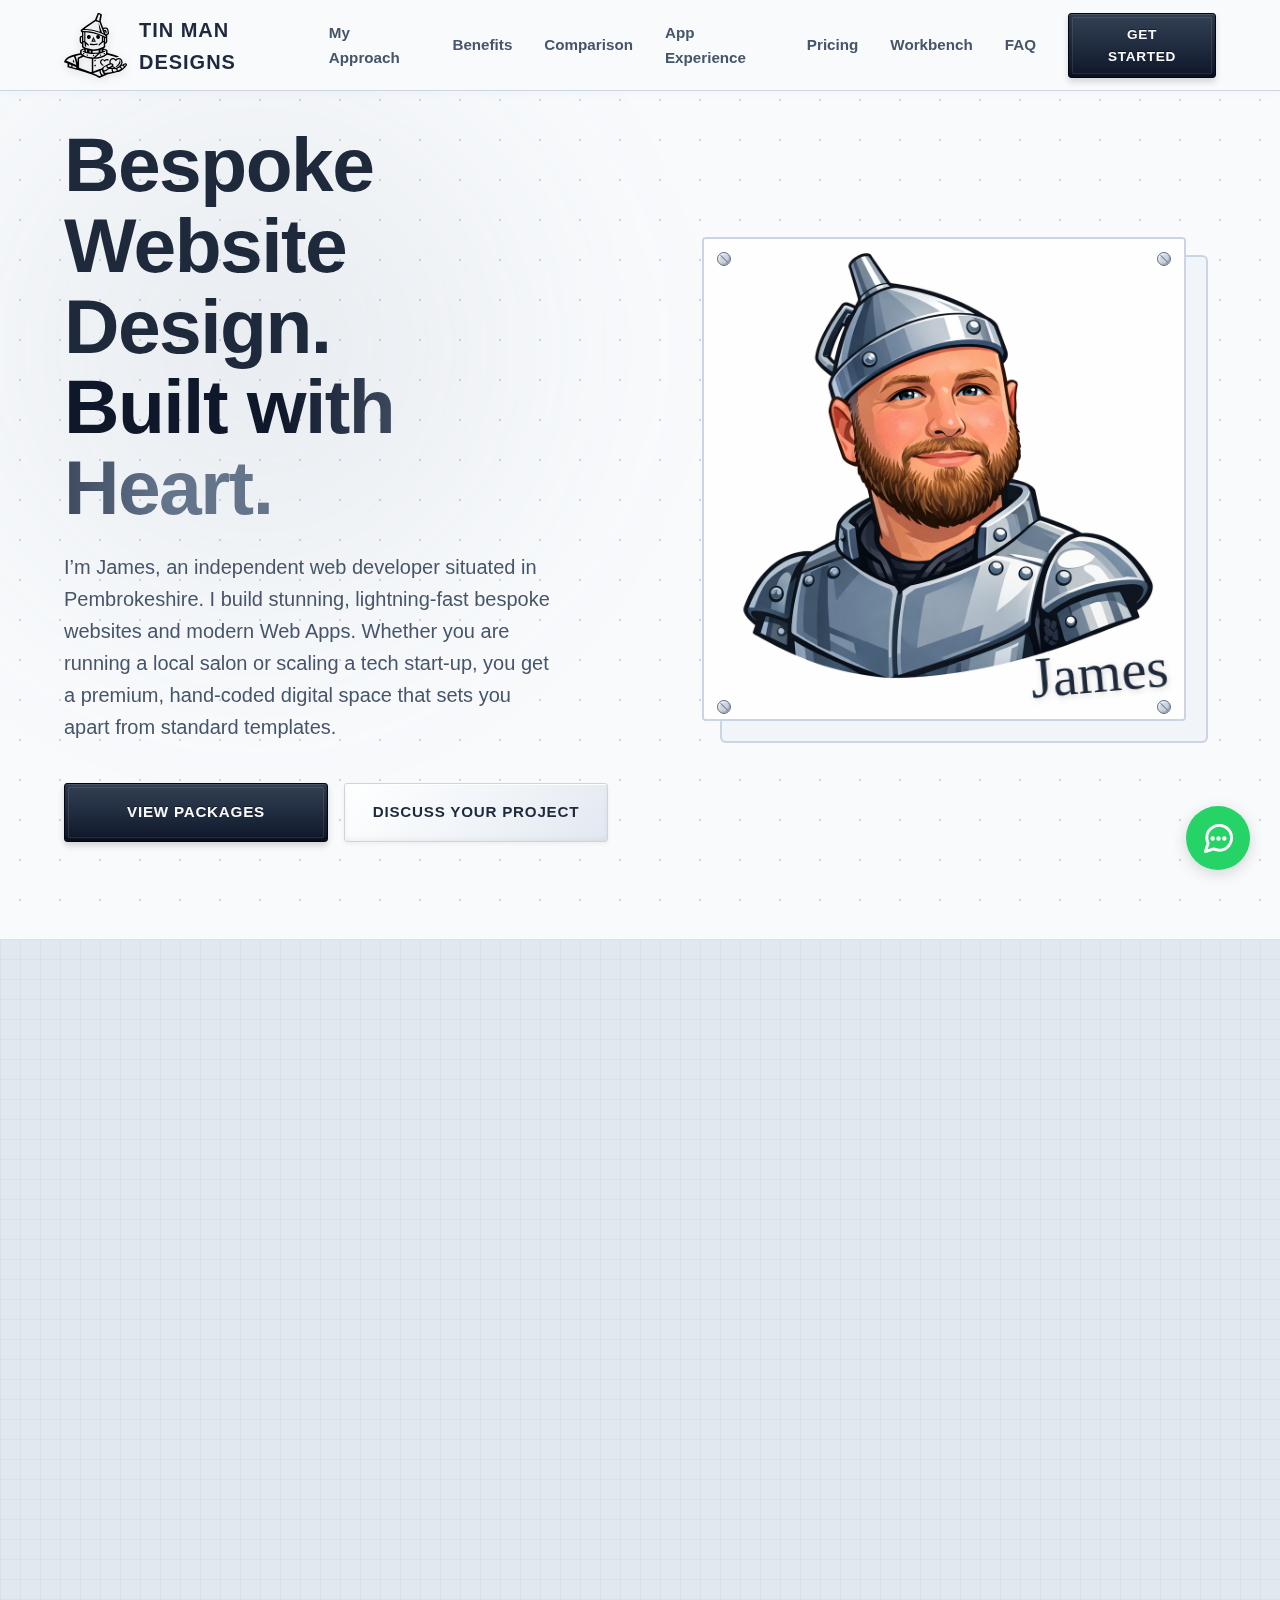
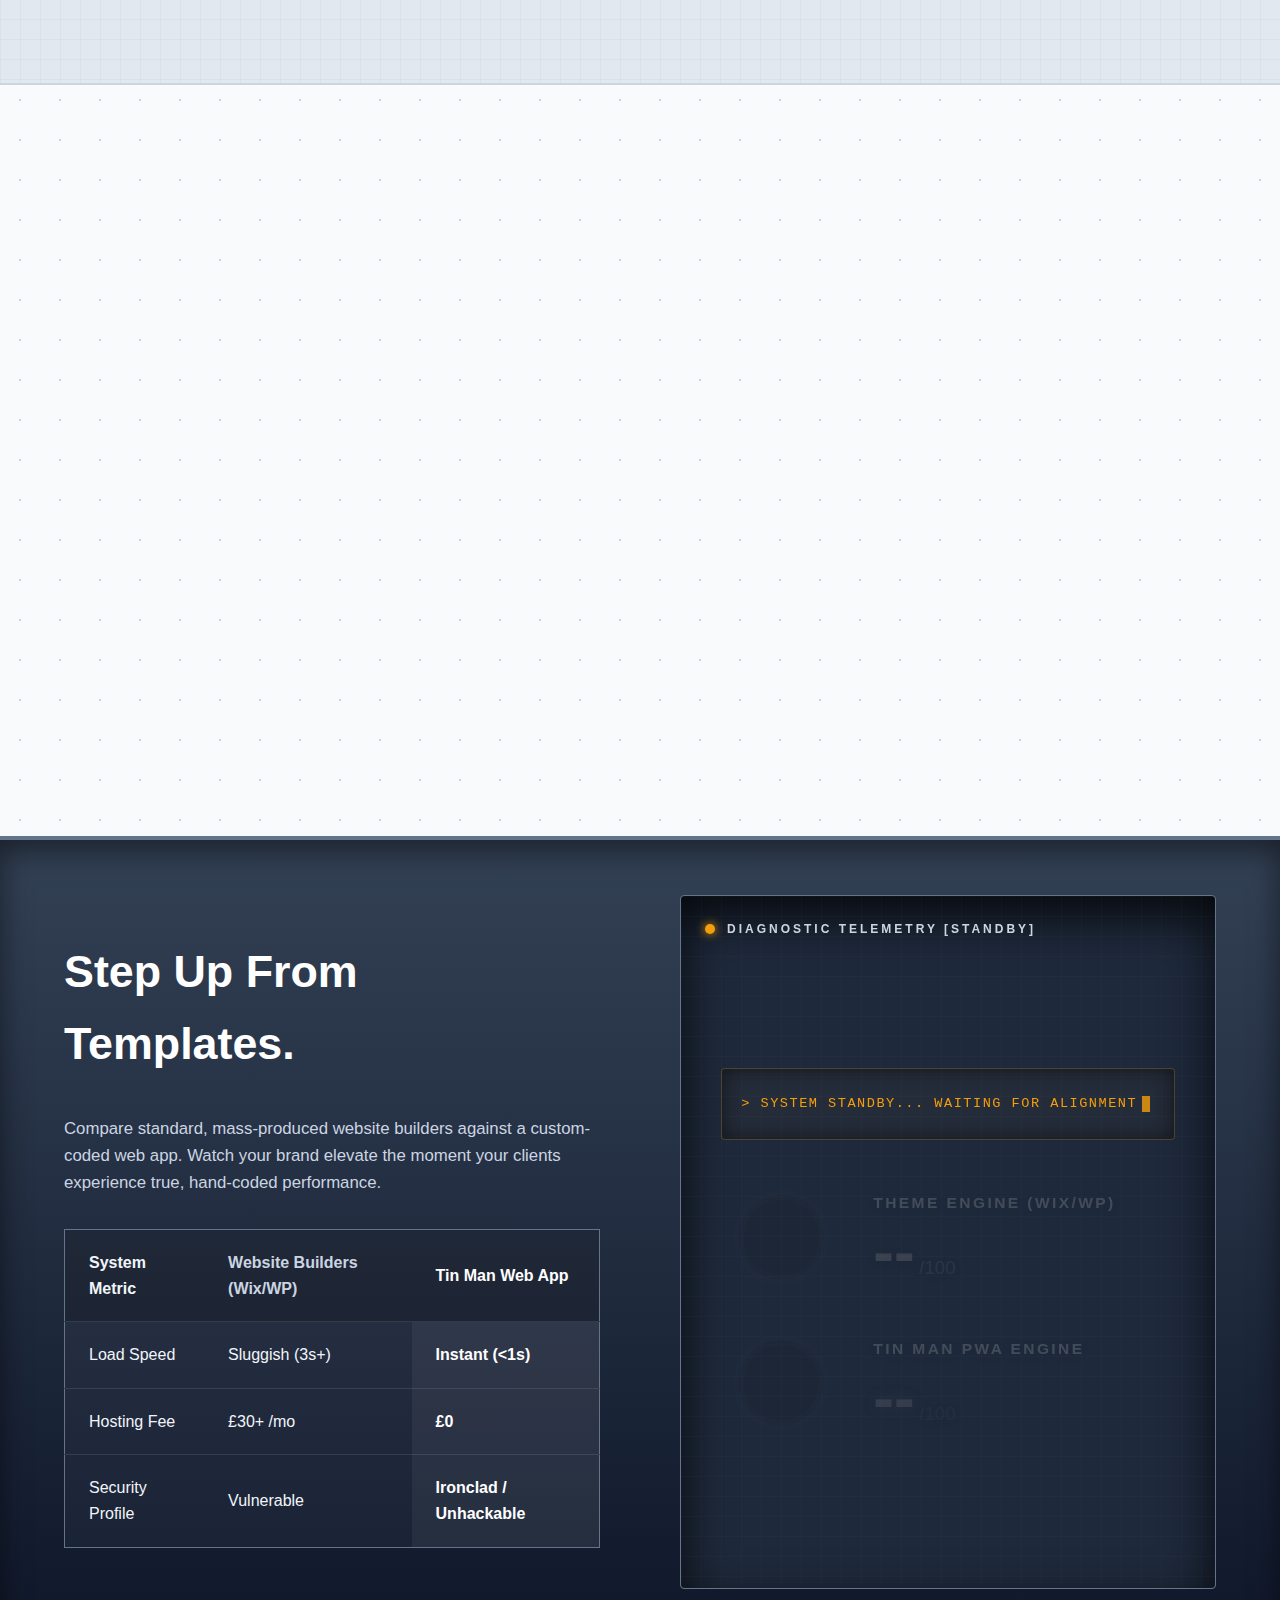
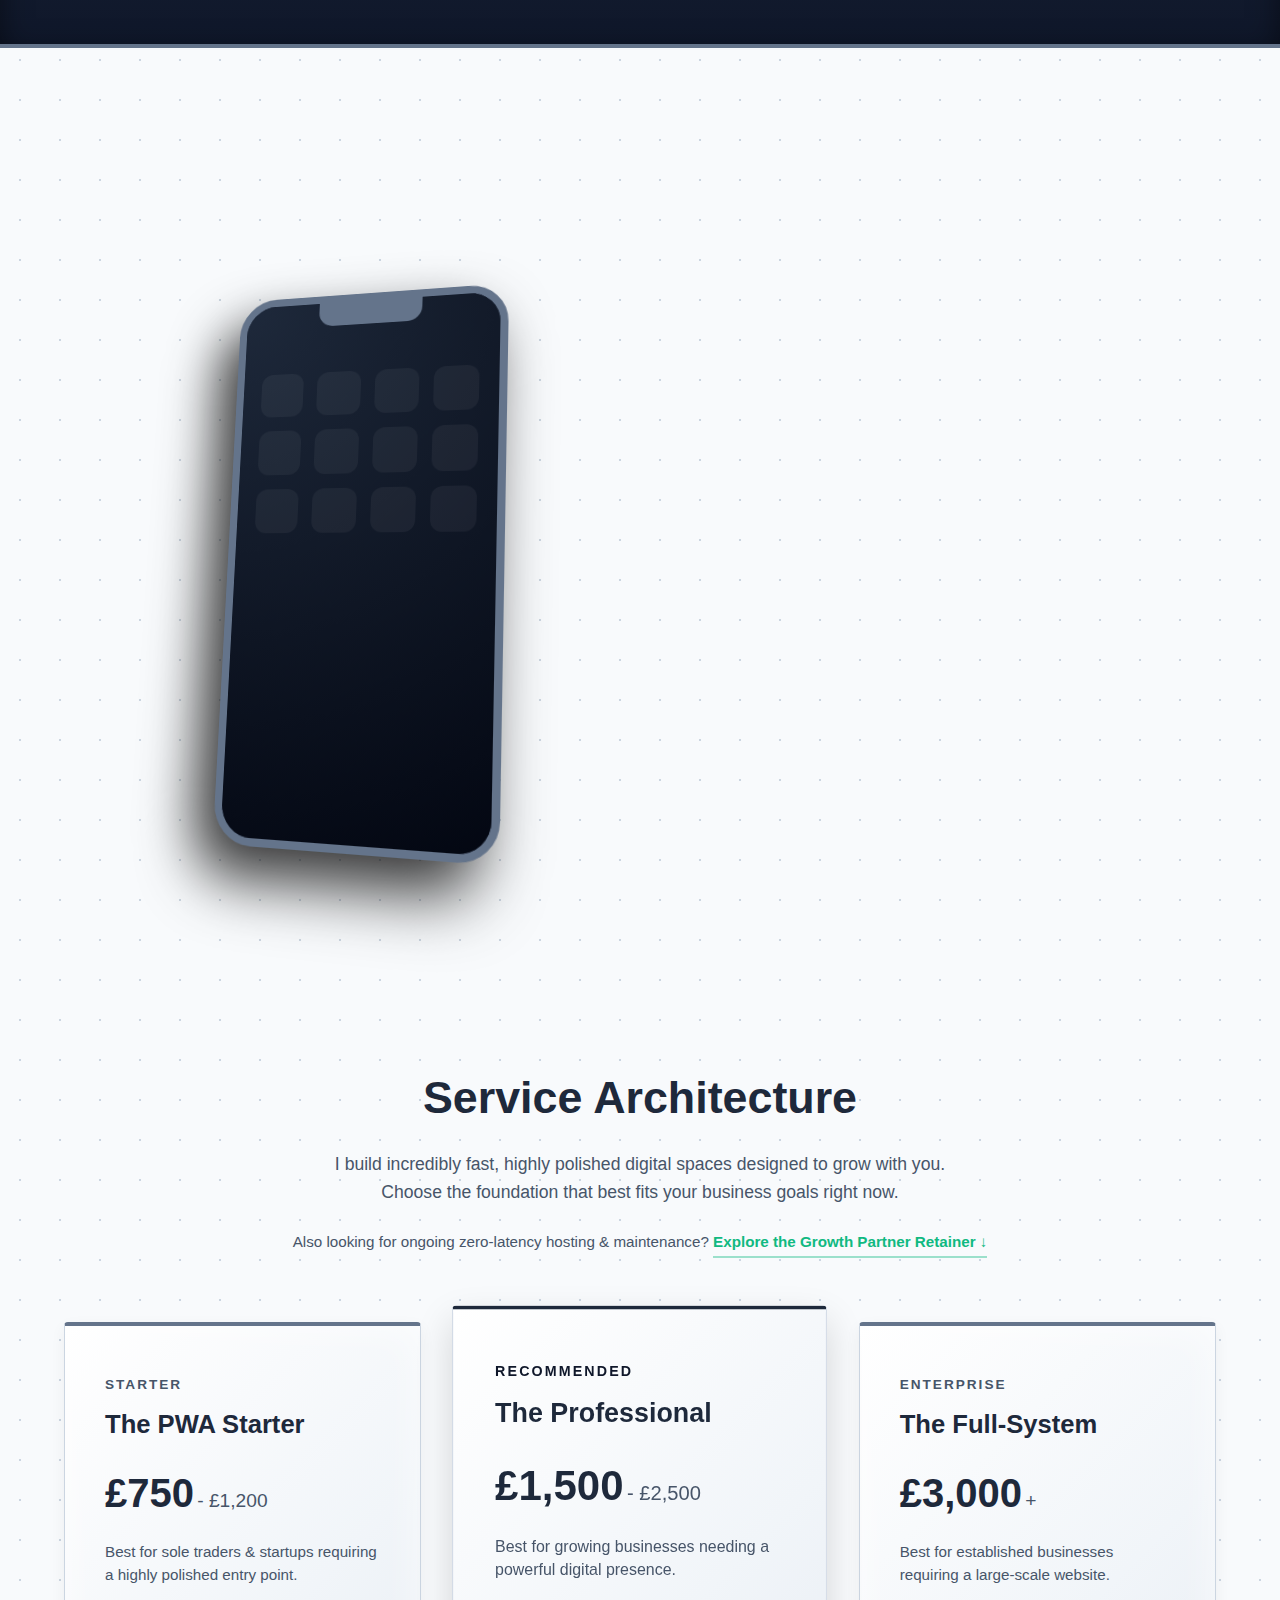
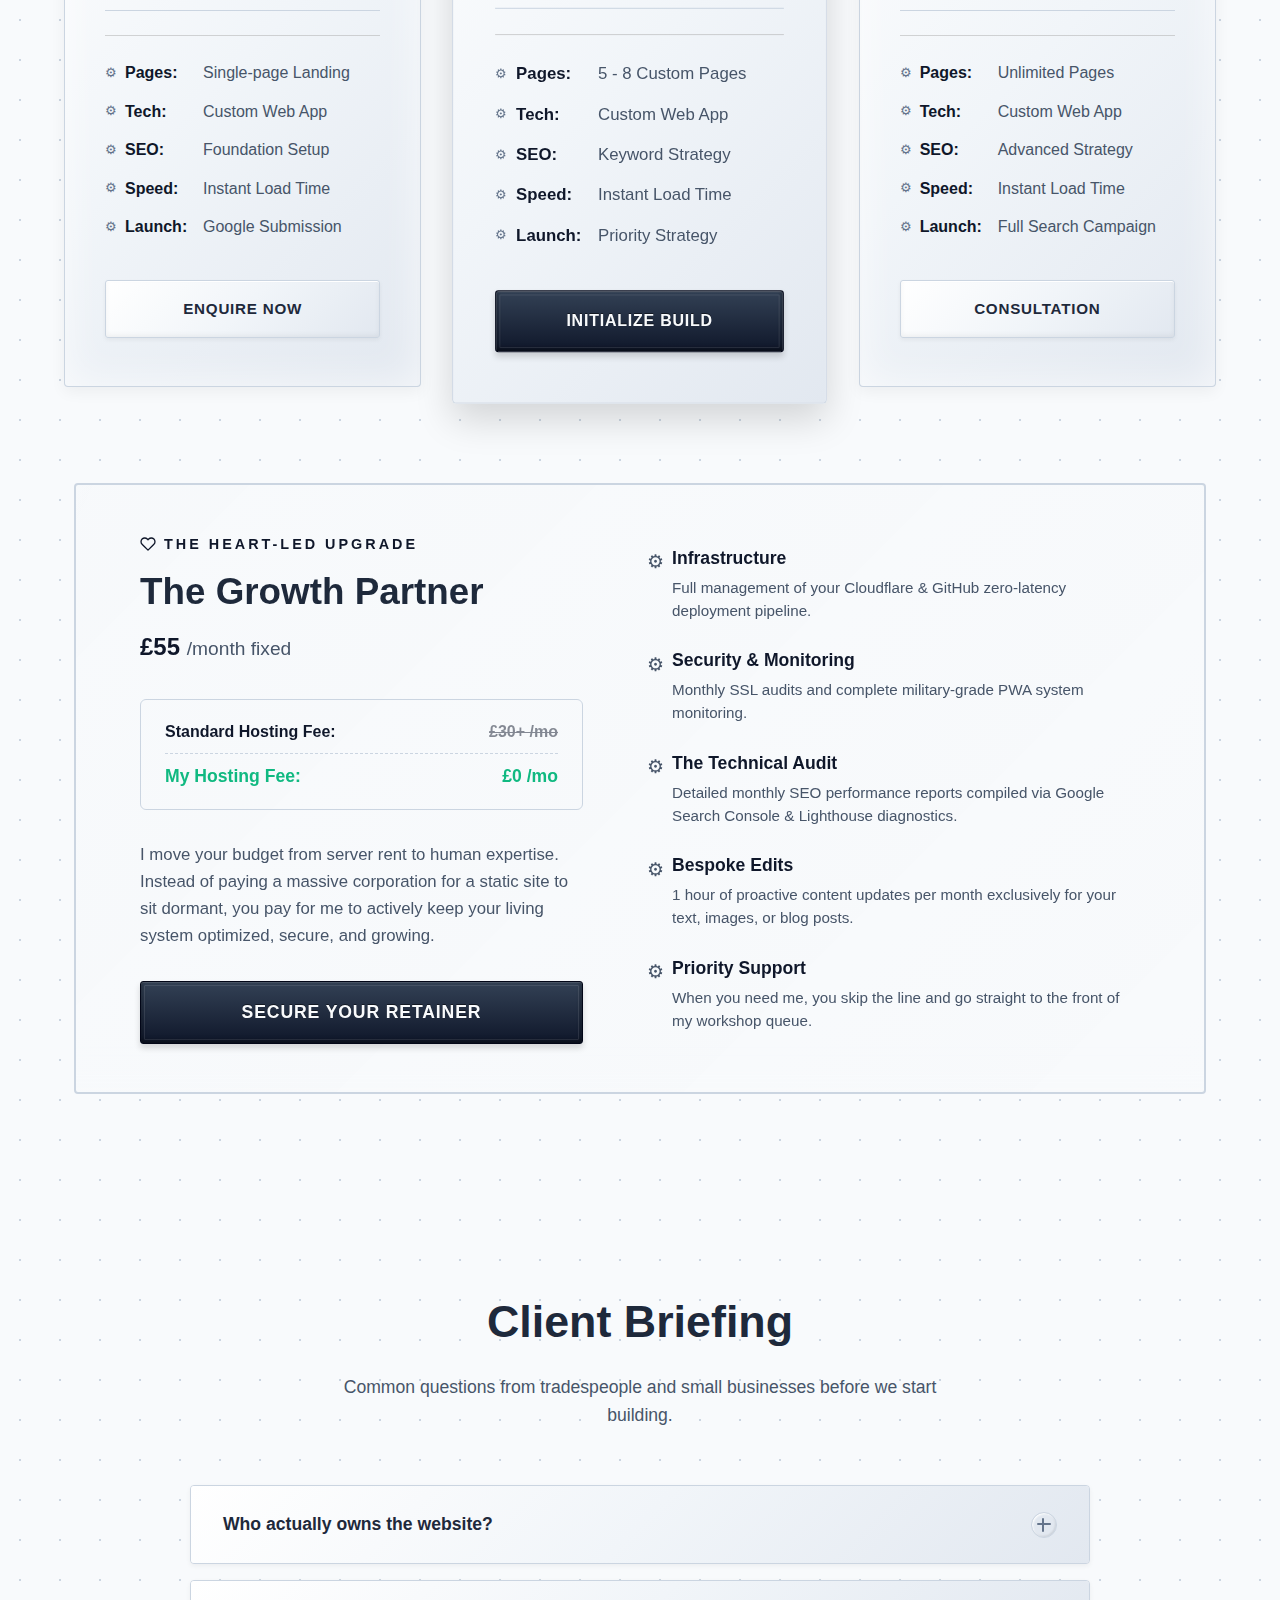
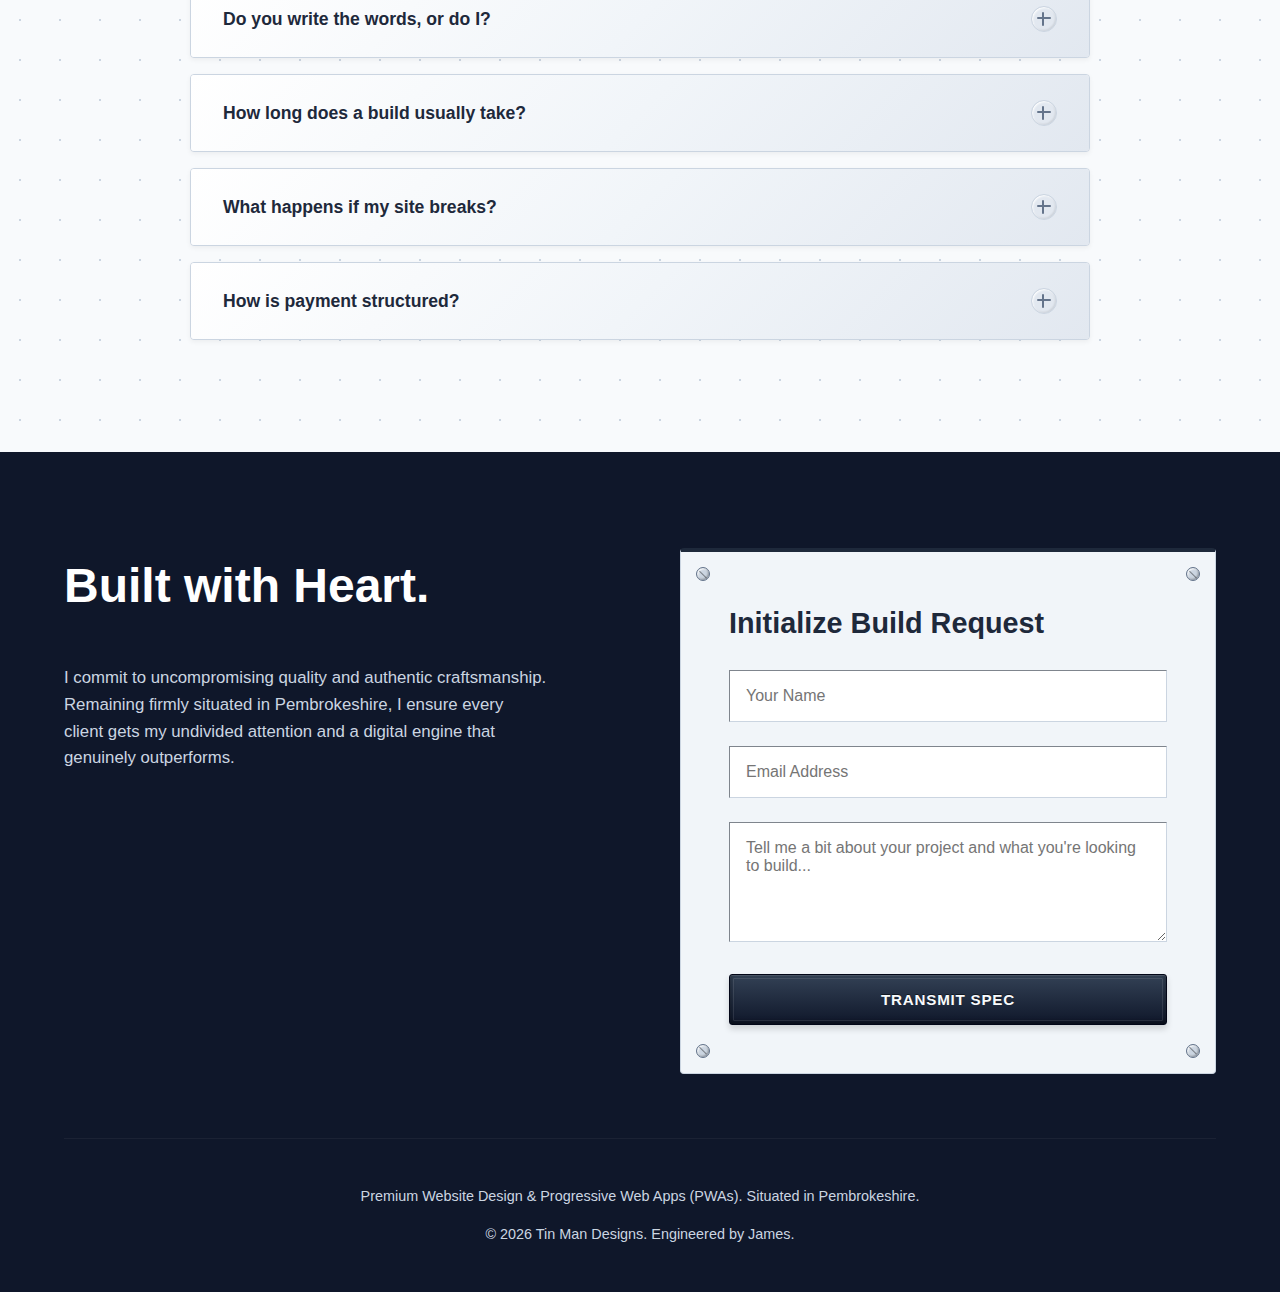
<file: index.html>
<!doctype html>
<html lang="en">
  <head>
    <meta charset="UTF-8" />
    <meta name="viewport" content="width=device-width, initial-scale=1.0" />
    <title>
      Custom Web Design & Progressive Web Apps | Tin Man Designs Pembrokeshire
    </title>
    <meta
      name="description"
      content="I hand-code lightning-fast, premium bespoke websites and Progressive Web Apps (PWAs). Situated in Pembrokeshire, Wales, I partner with businesses globally to engineer high-performance digital experiences."
    />
    <meta
      name="keywords"
      content="custom web design, progressive web apps, PWA developer, bespoke websites, web developer Pembrokeshire, web design Haverfordwest, freelance web designer, tradesman web design, small business websites Wales, local web developer"
    />

    <!-- Open Graph / Social SEO -->
    <meta
      property="og:title"
      content="Custom Web Design & Progressive Web Apps | Tin Man Designs"
    />
    <meta
      property="og:description"
      content="Premium, bespoke websites and Progressive Web Apps built from scratch. Based in Pembrokeshire, partnering globally."
    />
    <meta property="og:type" content="website" />
    <meta property="og:url" content="https://tinmandesigns.com/" />
    <meta property="og:site_name" content="Tin Man Designs" />
    <meta
      property="og:image"
      content="https://tinmandesigns.com/assets/images/logo-header.png"
    />
    <meta name="twitter:card" content="summary_large_image" />
    <meta name="twitter:title" content="Tin Man Designs | Bespoke Web Design" />
    <meta
      name="twitter:description"
      content="Lightning-fast bespoke websites and PWAs crafted by an independent developer in Pembrokeshire."
    />
    <meta
      name="twitter:image"
      content="https://tinmandesigns.com/assets/images/logo-header.png"
    />

    <!-- Canonical Tag -->
    <link rel="canonical" href="https://tinmandesigns.com/" />

    <!-- Structured Data (JSON-LD) for Local SEO & Global Reach -->
    <script type="application/ld+json">
      [
        {
          "@context": "https://schema.org",
          "@type": "ProfessionalService",
          "name": "Tin Man Designs",
          "url": "https://tinmandesigns.com",
          "logo": "https://tinmandesigns.com/assets/images/logo.svg",
          "image": "https://tinmandesigns.com/assets/images/James%20Tinman%20Designs%20Avatar.png",
          "description": "I hand-code lightning-fast, premium bespoke websites and Progressive Web Apps (PWAs). Situated in Pembrokeshire, Wales, I partner with businesses globally to engineer high-performance digital experiences.",
          "founder": {
            "@type": "Person",
            "name": "James"
          },
          "address": {
            "@type": "PostalAddress",
            "addressLocality": "Haverfordwest, Pembrokeshire",
            "addressRegion": "Wales",
            "addressCountry": "UK"
          },
          "areaServed": {
            "@type": "GeoCircle",
            "description": "Global reach, local foundation"
          },
          "priceRange": "£££"
        },
        {
          "@context": "https://schema.org",
          "@type": "FAQPage",
          "mainEntity": [
            {
              "@type": "Question",
              "name": "Who actually owns the website?",
              "acceptedAnswer": {
                "@type": "Answer",
                "text": "You do. Once the final invoice is settled, the custom code, the assets, and the entire digital property belong to your business 100%. If you ever decide to move away from my hosting, I will hand over all your files without hesitation or hidden exit fees."
              }
            },
            {
              "@type": "Question",
              "name": "Do you write the words, or do I?",
              "acceptedAnswer": {
                "@type": "Answer",
                "text": "I handle the heavy lifting. I'll ask you a few targeted questions about your services, your ideal clients, and your background. From there, I write professional, SEO-optimized copy designed to convert visitors into leads. You will, of course, have full approval before we launch."
              }
            },
            {
              "@type": "Question",
              "name": "How long does a build usually take?",
              "acceptedAnswer": {
                "@type": "Answer",
                "text": "Because I don't use slow drag-and-drop builders, my workflow is incredibly streamlined. A standard 'Professional' package typically goes from initial handshake to live launch in about 2 to 3 weeks, assuming we have all the necessary photos and approvals."
              }
            },
            {
              "@type": "Question",
              "name": "What happens if my site breaks?",
              "acceptedAnswer": {
                "@type": "Answer",
                "text": "Since your site is a hand-coded, static Progressive Web App hosted on an enterprise network, it is virtually impossible to 'break' or be hacked. However, if you are on the Growth Partner retainer, I monitor the site 24/7. If anything ever looks out of place, I fix it immediately."
              }
            },
            {
              "@type": "Question",
              "name": "How is payment structured?",
              "acceptedAnswer": {
                "@type": "Answer",
                "text": "To keep things simple and transparent, I operate on a standard 50/50 milestone basis. A 50% deposit secures your build slot in my schedule and covers the initial architecture. The final 50% is only invoiced once the site is completely built, approved by you, and ready to launch. Payments are made via standard bank transfer (BACS). For the optional monthly Growth Partner retainer, we set up a simple, automated Direct Debit."
              }
            }
          ]
        }
      ]
    </script>

    <!-- PWA Requirements -->
    <link rel="manifest" href="/manifest.json" />
    <meta name="theme-color" content="#1e293b" />
    <link rel="icon" type="image/svg+xml" href="assets/images/logo.svg" />
    <link rel="apple-touch-icon" href="assets/icons/icon-192x192.png" />

    <!-- Google Fonts for Bespoke/Crafted feel -->
    <link rel="preconnect" href="https://fonts.googleapis.com" />
    <link rel="preconnect" href="https://fonts.gstatic.com" crossorigin />
    <link
      href="https://fonts.googleapis.com/css2?family=Alex+Brush&family=Inter:wght@300;400;500&family=Outfit:wght@400;600;800&display=swap"
      rel="stylesheet"
    />

    <style>
      :root {
        /* Tin Man & Coastal Slate Palette */
        --bg-color: #f8fafc; /* Clean, cool white */
        --bg-panel: #e2e8f0; /* Light Slate / Riveted Panel */
        --text-main: #0f172a; /* Gunmetal */
        --text-muted: #475569;

        --metal-light: #f1f5f9;
        --metal-trim: #cbd5e1;
        --metal-dark: #64748b;
        --metal-forged: #1e293b;

        --brushed-bg: linear-gradient(
          135deg,
          #ffffff 0%,
          #f1f5f9 50%,
          #e2e8f0 100%
        );
        --forged-bg: linear-gradient(to bottom, #334155, #0f172a);

        --font-display: "Outfit", sans-serif;
        --font-body: "Inter", sans-serif;
        --font-signature: "Alex Brush", cursive;
      }

      * {
        -webkit-tap-highlight-color: transparent;
      }

      a:focus,
      button:focus {
        outline: none;
      }

      html {
        scroll-behavior: smooth;
        scroll-padding-top: 120px;
        overflow-x: clip;
      }

      body {
        margin: 0;
        padding: 0;
        overflow-x: clip;
        background-color: var(--bg-color);
        color: var(--text-main);
        font-family: var(--font-body);
        line-height: 1.6;
        -webkit-font-smoothing: antialiased;
        background-image: radial-gradient(
          var(--metal-trim) 1px,
          transparent 1px
        );
        background-size: 40px 40px; /* Gives a subtle blueprint/grid feel */
      }

      a {
        text-decoration: none;
        color: inherit;
      }

      /* Sticky Navigation */
      header {
        position: -webkit-sticky;
        position: sticky;
        top: -1px; /* iOS hack to prevent 1px gap/jitter */
        background: rgba(248, 250, 252, 0.95);
        backdrop-filter: blur(12px);
        -webkit-backdrop-filter: blur(12px);
        padding: calc(0.75rem + 1px) 5% 0.75rem;
        display: flex;
        justify-content: space-between;
        align-items: center;
        z-index: 1000;
        border-bottom: 1px solid var(--metal-trim);
        box-shadow: 0 4px 10px rgba(0, 0, 0, 0.02);
      }
      .logo-container {
        display: flex;
        align-items: center;
        gap: 0.75rem;
      }
      .logo-img {
        height: 65px;
        width: auto;
        flex-shrink: 0;
        object-fit: contain;
        filter: drop-shadow(0 2px 4px rgba(0, 0, 0, 0.15));
        transition: transform 0.3s ease;
      }
      .logo-img:hover {
        transform: scale(1.05);
      }
      .logo-text {
        font-family: var(--font-display);
        font-size: 1.25rem;
        font-weight: 800;
        letter-spacing: 0.05em;
        text-transform: uppercase;
        color: var(--metal-forged);
      }

      @media (max-width: 480px) {
        header {
          padding: calc(0.5rem + 1px) 4% 0.5rem;
        }
        .logo-img {
          height: 45px;
        }
        .logo-text {
          font-size: 1rem;
        }
        .comp-table th,
        .comp-table td {
          padding: 0.6rem 0.3rem !important;
          font-size: 0.75rem !important;
          word-wrap: break-word;
        }
      }

      .nav-links {
        display: flex;
        gap: 2rem;
        align-items: center;
      }
      .nav-links a {
        font-family: var(--font-display);
        font-weight: 600;
        font-size: 0.95rem;
        color: var(--text-muted);
        transition: color 0.3s;
      }
      .nav-links a:hover {
        color: var(--text-main);
      }

      /* --- TIN MAN BESPOKE BUTTONS --- */
      .btn {
        display: inline-block;
        padding: 1rem 2.5rem;
        font-family: var(--font-display);
        font-weight: 600;
        font-size: 0.95rem;
        text-transform: uppercase;
        letter-spacing: 0.05em;
        border-radius: 3px;
        position: relative;
        transition: all 0.3s cubic-bezier(0.25, 0.8, 0.25, 1);
        cursor: pointer;
        text-align: center;
      }

      .btn-primary {
        background: var(--forged-bg);
        color: #f8fafc !important;
        border: 1px solid #020617;
        box-shadow:
          inset 0 1px 1px rgba(255, 255, 255, 0.15),
          inset 0 -2px 5px rgba(0, 0, 0, 0.5),
          0 4px 6px rgba(0, 0, 0, 0.15);
        text-shadow: 0 -1px 0 rgba(0, 0, 0, 0.5);
      }
      .btn-primary:active {
        box-shadow: inset 0 2px 4px rgba(0, 0, 0, 0.8);
        transform: translateY(1px);
      }
      .btn-primary:hover {
        transform: translateY(-2px);
        background: linear-gradient(to bottom, #475569, #1e293b);
      }
      /* Faux machined edge inside button */
      .btn-primary::before {
        content: "";
        position: absolute;
        top: 3px;
        left: 3px;
        right: 3px;
        bottom: 3px;
        border: 1px solid rgba(255, 255, 255, 0.1);
        border-radius: 1px;
        pointer-events: none;
      }

      .btn-secondary {
        background: var(--brushed-bg);
        color: var(--metal-forged);
        border: 1px solid var(--metal-trim);
        box-shadow:
          inset 0 1px 0 #ffffff,
          inset 0 -2px 5px rgba(0, 0, 0, 0.05),
          0 2px 4px rgba(0, 0, 0, 0.05);
      }
      .btn-secondary:hover {
        transform: translateY(-2px);
        border-color: var(--metal-dark);
      }
      .btn-secondary:active {
        box-shadow: inset 0 2px 4px rgba(0, 0, 0, 0.1);
        transform: translateY(1px);
      }

      /* Sections & Typography */
      section {
        padding: 6rem 5%;
        max-width: 1200px;
        margin: 0 auto;
      }
      h1,
      h2,
      h3 {
        font-family: var(--font-display);
        color: var(--metal-forged);
        margin-top: 0;
      }

      /* Continious Shimmer Effect for Text */
      .text-shimmer {
        background: linear-gradient(
          to right,
          var(--text-main) 20%,
          var(--metal-dark) 40%,
          var(--metal-dark) 60%,
          var(--text-main) 80%
        );
        background-size: 200% auto;
        color: transparent;
        -webkit-background-clip: text;
        background-clip: text;
        animation: shine 6s linear infinite;
      }

      @keyframes shine {
        to {
          background-position: 200% center;
        }
      }

      /* Ambient glowing orb behind the hero */
      @keyframes ambientGlow {
        0% {
          transform: translate(0, 0) scale(1);
        }
        50% {
          transform: translate(5%, 10%) scale(1.1);
        }
        100% {
          transform: translate(-5%, 5%) scale(0.95);
        }
      }

      /* Hero */
      .hero {
        padding-top: 2rem;
        position: relative;
        z-index: 1;
        min-height: 80vh;
        display: grid;
        grid-template-columns: 1fr 1fr;
        gap: 4rem;
        align-items: center;
      }

      .hero::before {
        content: "";
        position: absolute;
        top: -10vw;
        left: -10vw;
        width: 60vw;
        height: 60vw;
        background: radial-gradient(
          circle,
          rgba(100, 116, 139, 0.12) 0%,
          rgba(30, 41, 59, 0) 70%
        );
        border-radius: 50%;
        filter: blur(80px);
        animation: ambientGlow 15s ease-in-out infinite alternate;
        z-index: -1;
        pointer-events: none;
      }

      .hero-content h1 {
        font-size: clamp(3rem, 6vw, 5rem);
        line-height: 1.05;
        margin-bottom: 1.5rem;
        font-weight: 800;
        letter-spacing: -0.02em;
        opacity: 0;
      }
      .hero-content h1.is-visible {
        animation: titleSnap 1s cubic-bezier(0.2, 0.8, 0.2, 1) 0.2s forwards;
      }
      .hero-content p {
        font-size: 1.25rem;
        color: var(--text-muted);
        margin-bottom: 2.5rem;
        max-width: 90%;
        opacity: 0;
      }
      .hero-content p.is-visible {
        animation: textDriftUp 1s cubic-bezier(0.2, 0.8, 0.2, 1) 0.5s forwards;
      }
      .hero-actions {
        display: flex;
        gap: 1rem;
        flex-wrap: nowrap;
        width: 100%;
      }
      .hero-actions > a {
        opacity: 0;
        flex: 1;
        display: flex;
        align-items: center;
        justify-content: center;
        text-align: center;
        padding-left: 0.5rem;
        padding-right: 0.5rem;
        white-space: normal;
      }
      .hero-actions > a:nth-child(1).is-visible {
        animation: textDriftUp 1s cubic-bezier(0.2, 0.8, 0.2, 1) 0.7s forwards;
      }
      .hero-actions > a:nth-child(2).is-visible {
        animation: textDriftUp 1s cubic-bezier(0.2, 0.8, 0.2, 1) 0.9s forwards;
      }

      /* Typography Load Animations */
      @keyframes titleSnap {
        0% {
          opacity: 0;
          transform: translateX(-40px);
        }
        100% {
          opacity: 1;
          transform: translateX(0);
        }
      }

      @keyframes textDriftUp {
        0% {
          opacity: 0;
          transform: translateY(20px);
        }
        100% {
          opacity: 1;
          transform: translateY(0);
        }
      }

      /* Hero Intro Landing & Bolt Animations */
      @keyframes heavySlideIn {
        0% {
          opacity: 0;
          transform: translateY(80px) scale(0.95);
        }
        50% {
          opacity: 1;
        }
        100% {
          opacity: 1;
          transform: translateY(0) scale(1);
        }
      }

      @keyframes boltDown {
        0% {
          opacity: 0;
          transform: scale(2) rotate(-270deg);
        }
        70% {
          opacity: 1;
          transform: scale(0.9) rotate(15deg);
        }
        100% {
          opacity: 1;
          transform: scale(1) rotate(0deg);
        }
      }

      .hero-visual {
        position: relative;
        display: flex;
        justify-content: center;
      }

      .hero .hero-visual {
        opacity: 0;
      }
      .hero .hero-visual.is-visible {
        animation: heavySlideIn 1.2s cubic-bezier(0.2, 0.8, 0.2, 1) 0.2s
          forwards;
      }

      .hero-avatar {
        width: 100%;
        max-width: 480px;
        background: var(--brushed-bg);
        border: 2px solid var(--metal-trim);
        border-radius: 4px;
        box-shadow:
          20px 20px 0 var(--metal-light),
          20px 20px 0 2px var(--metal-trim);
        object-fit: cover;
      }

      .hero-signature {
        position: absolute;
        bottom: 2.5%;
        right: 8%;
        transform: rotate(-5deg);
        z-index: 10;
        filter: drop-shadow(1px 2px 3px rgba(0, 0, 0, 0.15));
        /* Ensure it scales relatively to the container */
        width: 25%;
        min-width: 80px;
      }

      .hero-signature svg {
        width: 100%;
        height: auto;
      }

      .sig-text {
        font-family: var(--font-signature);
        font-size: 3.5rem;
        fill: transparent;
        stroke: var(--metal-forged);
        stroke-width: 1px;
        stroke-dasharray: 800;
        stroke-dashoffset: 800;
      }

      .hero-visual.is-visible .sig-text {
        /* Draw the outline, then fade in the solid fill */
        animation:
          drawSignature 1.8s cubic-bezier(0.4, 0, 0.2, 1) forwards,
          fillSignature 0.5s ease-in forwards;
        animation-delay: 2.8s, 4s; /* Start draw at 2.8s, fill at 4.0s */
      }

      @keyframes drawSignature {
        100% {
          stroke-dashoffset: 0;
        }
      }

      @keyframes fillSignature {
        100% {
          fill: var(--metal-forged);
          stroke-width: 0;
        }
      }

      /* Machined corner accents */
      .screw {
        position: absolute;
        width: 12px;
        height: 12px;
        background: var(--metal-trim);
        border-radius: 50%;
        border: 1px solid var(--metal-dark);
        box-shadow:
          inset -1px -1px 2px rgba(0, 0, 0, 0.3),
          inset 1px 1px 2px #fff;
        opacity: 0; /* Starts unbolted */
      }
      .hero-visual.is-visible .screw {
        animation: boltDown 0.5s cubic-bezier(0.175, 0.885, 0.32, 1.275)
          forwards;
      }
      .screw::after {
        content: "";
        position: absolute;
        top: 45%;
        left: 10%;
        right: 10%;
        height: 1px;
        background: rgba(0, 0, 0, 0.4);
        transform: rotate(45deg);
      }
      /* Staggered Lockdown Sequence */
      .s-tl {
        top: 15px;
        left: 15px;
      }
      .s-tr {
        top: 15px;
        right: 15px;
      }
      .s-br {
        bottom: 15px;
        right: 15px;
      }
      .s-bl {
        bottom: 15px;
        left: 15px;
      }

      .hero-visual.is-visible .s-tl {
        animation-delay: 1.4s;
      }
      .hero-visual.is-visible .s-tr {
        animation-delay: 1.7s;
      }
      .hero-visual.is-visible .s-br {
        animation-delay: 2s;
      }
      .hero-visual.is-visible .s-bl {
        animation-delay: 2.3s;
      }

      /* Crafted Metal Cards */
      .engineered-grid {
        display: grid;
        grid-template-columns: repeat(3, 1fr);
        gap: 2.5rem;
      }
      .metal-card {
        background: var(--brushed-bg);
        padding: 3rem 2.5rem;
        border: 1px solid var(--metal-trim);
        border-top: 4px solid var(--metal-dark);
        position: relative;
        transition: transform 0.3s;
        box-shadow:
          inset 0 0 40px rgba(255, 255, 255, 0.7),
          0 5px 15px rgba(0, 0, 0, 0.05);
        border-radius: 4px;
      }
      .metal-card:hover {
        transform: translateY(-5px);
        box-shadow:
          inset 0 0 40px rgba(255, 255, 255, 0.9),
          0 10px 25px rgba(0, 0, 0, 0.08);
      }
      .feature-icon {
        font-size: 2.8rem;
        margin-bottom: 1.5rem;
        color: var(--metal-forged);
      }
      .metal-card h3 {
        font-size: 1.6rem;
        margin-bottom: 1rem;
      }
      .metal-card p {
        color: var(--text-muted);
      }

      /* Comparison Block */
      .comparison-wrapper {
        background: var(--forged-bg);
        color: var(--metal-light);
        padding: 4rem 0;
        border-top: 4px solid var(--metal-dark);
        border-bottom: 4px solid var(--metal-dark);
        box-shadow: inset 0 10px 30px rgba(0, 0, 0, 0.5);
      }
      .comparison-wrapper h2 {
        color: #fff;
        font-size: 2.8rem;
      }
      .comp-grid {
        display: grid;
        grid-template-columns: 1fr 1fr;
        gap: 5rem;
        align-items: center;
      }
      .comp-table {
        width: 100%;
        border-collapse: collapse;
        margin-top: 2rem;
        background: rgba(255, 255, 255, 0.03);
        border: 1px solid var(--metal-dark);
        border-radius: 4px;
      }
      .comp-table th,
      .comp-table td {
        padding: 1.25rem 1.5rem;
        text-align: left;
        border-bottom: 1px solid rgba(255, 255, 255, 0.1);
      }
      .comp-table th {
        font-family: var(--font-display);
        background: rgba(0, 0, 0, 0.2);
      }
      .comp-table tr:last-child td {
        border-bottom: none;
      }
      .highlight-col {
        color: #fff;
        font-weight: bold;
        background: rgba(255, 255, 255, 0.05);
      }

      /* Services Pricing */
      .price-tag {
        font-family: var(--font-display);
        font-size: 2.5rem;
        font-weight: 800;
        color: var(--metal-forged);
        margin: 1rem 0;
        display: flex;
        align-items: baseline;
        gap: 0.2rem;
      }
      .price-tag span {
        font-size: 1rem;
        color: var(--text-muted);
        font-weight: 400;
      }

      .service-list {
        list-style: none;
        padding: 0;
        margin-bottom: 2.5rem;
        border-top: 1px inset rgba(255, 255, 255, 0.5);
        padding-top: 1.5rem;
      }
      .service-list li {
        margin-bottom: 0.8rem;
        color: var(--text-muted);
        display: flex;
        align-items: center;
        gap: 0.5rem;
        font-weight: 500;
      }
      .service-list li::before {
        content: "⚙";
        color: var(--metal-dark);
        font-size: 0.8rem;
      }

      /* Forged Footer */
      footer {
        background: #0f172a;
        color: var(--metal-trim);
        padding: 6rem 5% 2rem;
        position: relative;
      }
      .footer-grid {
        max-width: 1200px;
        margin: 0 auto;
        display: grid;
        grid-template-columns: 1fr 1fr;
        gap: 5rem;
        margin-bottom: 4rem;
      }
      .footer-blurb h2 {
        color: #fff;
        font-size: 3rem;
      }
      .footer-blurb p {
        font-size: 1.05rem;
        max-width: 90%;
      }

      .contact-card {
        background: var(--metal-light);
        padding: 3rem;
        border-radius: 4px;
        color: var(--text-main);
        border: 1px solid var(--metal-trim);
        border-top: 4px solid var(--metal-forged);
        position: relative;
      }
      .contact-card h3 {
        color: var(--metal-forged);
      }
      .form-group {
        margin-bottom: 1.5rem;
      }
      .form-control {
        width: 100%;
        padding: 1rem;
        border: 1px inset var(--metal-trim);
        background: #fff;
        font-family: var(--font-body);
        font-size: 1rem;
        box-sizing: border-box;
      }
      .form-control:focus {
        outline: 2px solid var(--metal-dark);
        border-color: transparent;
      }
      textarea.form-control {
        resize: vertical;
        min-height: 120px;
      }

      .footer-bottom {
        text-align: center;
        border-top: 1px solid rgba(255, 255, 255, 0.05);
        padding-top: 2rem;
        font-size: 0.9rem;
      }

      @media (max-width: 1100px) {
        .hero,
        .comp-grid,
        .footer-grid,
        .engineered-grid {
          grid-template-columns: 1fr;
          gap: 3rem;
        }
        .comp-grid > *,
        .engineered-grid > *,
        .footer-grid > * {
          min-width: 0;
        }
        .hero-content h1 {
          font-size: 2.8rem;
        }
        .nav-links {
          display: none;
        }
        .hero-avatar {
          box-shadow:
            10px 10px 0 var(--metal-light),
            10px 10px 0 2px var(--metal-trim);
        }
        .hero-actions {
          display: grid;
          grid-template-columns: 1fr 1fr;
          width: 100%;
        }
        .hero-actions .btn {
          padding: 1rem 0.5rem;
          font-size: 0.8rem;
          display: flex;
          align-items: center;
          justify-content: center;
          line-height: 1.2;
          white-space: normal;
        }
        #pwa-text-container {
          order: -1;
        }
        .comp-table {
          display: table;
          width: 100%;
          border-collapse: collapse;
        }
        .comp-table th,
        .comp-table td {
          padding: 0.8rem 0.5rem;
          font-size: 0.9rem;
        }
      }

      /* WhatsApp Floating Button */
      .whatsapp-float {
        position: fixed;
        width: 60px;
        height: 60px;
        bottom: 30px;
        right: 30px;
        background-color: #25d366;
        color: #fff;
        border-radius: 50px;
        box-shadow: 0 4px 15px rgba(0, 0, 0, 0.15);
        z-index: 1000;
        display: flex;
        justify-content: center;
        align-items: center;
        transition: all 0.3s cubic-bezier(0.25, 0.8, 0.25, 1);
        border: 2px solid transparent;
      }

      .whatsapp-float:hover {
        transform: translateY(-5px) scale(1.05);
        background-color: #1ebe57;
        box-shadow: 0 8px 25px rgba(37, 211, 102, 0.4);
        border-color: rgba(255, 255, 255, 0.2);
      }

      .whatsapp-float:active {
        transform: translateY(0) scale(0.95);
      }

      .whatsapp-icon {
        width: 35px;
        height: 35px;
      }

      @media (max-width: 1100px) {
        .whatsapp-float {
          width: 50px;
          height: 50px;
          bottom: 20px;
          right: 20px;
        }
        .whatsapp-icon {
          width: 28px;
          height: 28px;
        }
        .mobile-toggle {
          display: block !important;
        }
      }

      /* --- MACHINED MOBILE NAV --- */
      .mobile-toggle {
        display: none;
        background: var(--metal-light);
        border: 1px solid var(--metal-trim);
        border-radius: 4px;
        width: 44px;
        height: 44px;
        position: relative;
        cursor: pointer;
        box-shadow:
          inset 0 1px 2px #fff,
          0 2px 5px rgba(0, 0, 0, 0.1);
        z-index: 1100;
        padding: 0;
        box-sizing: border-box;
        outline: none;
      }
      .mobile-toggle:active {
        box-shadow: inset 0 2px 4px rgba(0, 0, 0, 0.2);
        transform: translateY(1px);
      }
      .toggle-bolt {
        position: absolute;
        width: 6px;
        height: 6px;
        background: var(--metal-trim);
        border: 1px solid var(--metal-dark);
        border-radius: 50%;
        box-shadow:
          inset -1px -1px 1px rgba(0, 0, 0, 0.3),
          inset 1px 1px 1px #fff;
        transition: transform 0.6s cubic-bezier(0.175, 0.885, 0.32, 1.275);
      }
      .toggle-bolt::after {
        content: "";
        position: absolute;
        top: 40%;
        left: 10%;
        right: 10%;
        height: 1px;
        background: rgba(0, 0, 0, 0.4);
        transform: rotate(45deg);
      }
      .toggle-bolt.tl {
        top: 4px;
        left: 4px;
      }
      .toggle-bolt.tr {
        top: 4px;
        right: 4px;
      }
      .toggle-bolt.bl {
        bottom: 4px;
        left: 4px;
      }
      .toggle-bolt.br {
        bottom: 4px;
        right: 4px;
      }

      /* Spin bolts on open */
      .menu-open .mobile-toggle .toggle-bolt {
        transform: rotate(180deg);
      }

      /* Hamburger Lines */
      .mobile-toggle .line {
        display: block;
        width: 20px;
        height: 2px;
        background: var(--metal-forged);
        position: absolute;
        left: 50%;
        transform: translateX(-50%);
        border-radius: 2px;
        transition: all 0.4s ease;
      }
      .mobile-toggle .line-1 {
        top: 14px;
      }
      .mobile-toggle .line-2 {
        top: 21px;
      }
      .mobile-toggle .line-3 {
        top: 28px;
      }

      /* Transform to X */
      .menu-open .mobile-toggle .line-1 {
        top: 21px;
        transform: translateX(-50%) rotate(45deg);
      }
      .menu-open .mobile-toggle .line-2 {
        opacity: 0;
      }
      .menu-open .mobile-toggle .line-3 {
        top: 21px;
        transform: translateX(-50%) rotate(-45deg);
      }

      /* Mobile Nav Panel */
      .mobile-nav-panel {
        position: fixed;
        top: 0;
        right: -100%;
        width: 80%;
        max-width: 350px;
        height: 100vh;
        background: var(--bg-panel);
        border-left: 2px solid var(--metal-dark);
        box-shadow: -10px 0 30px rgba(0, 0, 0, 0.8);
        z-index: 1050;
        display: flex;
        flex-direction: column;
        justify-content: center;
        padding: 3rem 2rem;
        box-sizing: border-box;
        transition: right 0.6s cubic-bezier(0.2, 0.8, 0.2, 1);
      }
      .menu-open .mobile-nav-panel {
        right: 0;
      }

      .mobile-nav-panel .panel-grid-lines {
        position: absolute;
        inset: 0;
        background-image:
          linear-gradient(rgba(0, 0, 0, 0.03) 1px, transparent 1px),
          linear-gradient(90deg, rgba(0, 0, 0, 0.03) 1px, transparent 1px);
        background-size: 20px 20px;
        pointer-events: none;
        z-index: 0;
      }

      .mobile-nav-links {
        position: relative;
        z-index: 1;
        display: flex;
        flex-direction: column;
        gap: 1.5rem;
      }

      .mobile-nav-links a.mob-link {
        font-family: var(--font-display);
        font-size: 1.25rem;
        font-weight: 700;
        color: var(--metal-forged);
        text-transform: uppercase;
        letter-spacing: 1px;
        text-decoration: none;
        padding: 0.5rem 0;
        border-bottom: 1px solid var(--metal-trim);
        opacity: 0;
        transform: translateX(30px);
        transition:
          opacity 0.4s ease,
          transform 0.4s cubic-bezier(0.2, 0.8, 0.2, 1),
          color 0.3s;
      }

      .mobile-nav-links a.mob-link:hover {
        color: var(--metal-dark);
      }

      .menu-open .mobile-nav-links a.mob-link {
        opacity: 1;
        transform: translateX(0);
      }

      /* Staggered entrance for links */
      .menu-open .mobile-nav-links a.mob-link:nth-child(1) {
        transition-delay: 0.3s;
      }
      .menu-open .mobile-nav-links a.mob-link:nth-child(2) {
        transition-delay: 0.4s;
      }
      .menu-open .mobile-nav-links a.mob-link:nth-child(3) {
        transition-delay: 0.5s;
      }
      .menu-open .mobile-nav-links a.mob-link:nth-child(4) {
        transition-delay: 0.6s;
      }
      .menu-open .mobile-nav-links a.mob-link:nth-child(5) {
        transition-delay: 0.7s;
      }
      .menu-open .mobile-nav-links a.mob-link:nth-child(6) {
        transition-delay: 0.8s;
      }
      .menu-open .mobile-nav-links a.mob-link:nth-child(7) {
        transition-delay: 0.9s;
      }

      .menu-open .mobile-nav-links .btn {
        opacity: 0;
        transform: translateX(30px);
        animation: mobBtnFade 0.4s cubic-bezier(0.2, 0.8, 0.2, 1) forwards 1s;
      }
      @keyframes mobBtnFade {
        to {
          opacity: 1;
          transform: translateX(0);
        }
      }

      /* Dark Overlay */
      .mobile-overlay {
        position: fixed;
        inset: 0;
        background: rgba(15, 23, 42, 0.8);
        backdrop-filter: blur(6px);
        z-index: 1040;
        opacity: 0;
        pointer-events: none;
        transition: opacity 0.5s ease;
      }
      .menu-open .mobile-overlay {
        opacity: 1;
        pointer-events: auto;
      }

      /* --- FAQ ACCORDION --- */
      .faq-section {
        padding: 6rem 5%;
        max-width: 900px;
        margin: 0 auto;
      }
      .faq-header {
        text-align: center;
        margin-bottom: 3.5rem;
      }
      .faq-header h2 {
        font-size: 2.8rem;
        margin-bottom: 1rem;
      }
      .faq-header p {
        color: var(--text-muted);
        font-size: 1.1rem;
        max-width: 600px;
        margin: 0 auto;
      }
      .faq-item {
        background: var(--metal-light);
        border: 1px solid var(--metal-trim);
        border-radius: 4px;
        margin-bottom: 1rem;
        box-shadow:
          inset 0 1px 0 #ffffff,
          0 2px 5px rgba(0, 0, 0, 0.05);
        overflow: hidden;
        transition: all 0.3s ease;
        position: relative;
      }
      .faq-item.active {
        border-color: #10b981;
        box-shadow:
          0 5px 15px rgba(16, 185, 129, 0.1),
          inset 0 1px 0 rgba(255, 255, 255, 0.5);
      }
      .faq-question {
        padding: 1.5rem 2rem;
        cursor: pointer;
        display: flex;
        justify-content: space-between;
        align-items: center;
        font-family: var(--font-display);
        font-weight: 700;
        font-size: 1.1rem;
        color: var(--metal-forged);
        user-select: none;
        position: relative;
        background: var(--brushed-bg);
      }
      .faq-question::before {
        content: "";
        position: absolute;
        top: 0;
        left: 0;
        bottom: 0;
        width: 4px;
        background: transparent;
        transition: background 0.3s;
      }
      .faq-item.active .faq-question::before {
        background: #10b981;
      }
      .faq-icon {
        width: 24px;
        height: 24px;
        position: relative;
        flex-shrink: 0;
        background: var(--bg-panel);
        border-radius: 50%;
        border: 1px solid var(--metal-trim);
        box-shadow:
          inset 1px 1px 2px #fff,
          inset -1px -1px 2px rgba(0, 0, 0, 0.1);
      }
      .faq-icon::before,
      .faq-icon::after {
        content: "";
        position: absolute;
        background: var(--metal-dark);
        transition:
          transform 0.4s cubic-bezier(0.175, 0.885, 0.32, 1.275),
          background 0.3s;
        border-radius: 1px;
      }
      .faq-icon::before {
        top: 10px;
        left: 5px;
        right: 5px;
        height: 2px;
      }
      .faq-icon::after {
        top: 5px;
        bottom: 5px;
        left: 10px;
        width: 2px;
      }
      .faq-item.active .faq-icon::before,
      .faq-item.active .faq-icon::after {
        background: #10b981;
      }
      .faq-item.active .faq-icon::after {
        transform: rotate(90deg);
      }
      .faq-answer-wrapper {
        display: grid;
        grid-template-rows: 0fr;
        transition: grid-template-rows 0.4s cubic-bezier(0.2, 0.8, 0.2, 1);
      }
      .faq-item.active .faq-answer-wrapper {
        grid-template-rows: 1fr;
      }
      .faq-answer {
        overflow: hidden;
      }
      .faq-answer-inner {
        padding: 0 2rem 1.5rem;
        color: var(--text-muted);
        line-height: 1.6;
        border-top: 1px dashed transparent;
        transition:
          border-color 0.4s,
          padding-top 0.4s;
      }
      .faq-item.active .faq-answer-inner {
        padding-top: 1.5rem;
        border-color: rgba(
          255,
          255,
          255,
          0.1
        ); /* Optional, adds a subtle separator */
      }
      .sheen-link {
        color: #10b981;
        font-weight: 800;
        text-decoration: none;
        padding-bottom: 2px;
        border-bottom: 2px solid rgba(16, 185, 129, 0.4);
        position: relative;
        overflow: hidden;
        display: inline-flex;
        align-items: baseline;
        white-space: nowrap;
        transition: all 0.3s ease;
      }
      .sheen-link:hover {
        border-color: #10b981;
        color: #059669;
      }
      .sheen-link::after {
        content: "";
        position: absolute;
        top: 0;
        left: -100%;
        width: 30%;
        height: 100%;
        background: linear-gradient(
          to right,
          rgba(255, 255, 255, 0) 0%,
          rgba(255, 255, 255, 0.6) 50%,
          rgba(255, 255, 255, 0) 100%
        );
        transform: skewX(-20deg);
        animation: sheenEffect 6s infinite;
      }
      @keyframes sheenEffect {
        0% {
          left: -100%;
        }
        25% {
          left: 200%;
        }
        100% {
          left: 200%;
        }
      }
    </style>
  </head>
  <body>
    <!-- Top Navigation -->
    <header>
      <a href="#" class="logo-container" aria-label="Scroll to top">
        <!-- Connecting your Avatar here -->
        <img
          src="assets/images/logo.svg"
          alt="Tin Man Designs - Custom Web Design Logo"
          class="logo-img"
        />
        <div class="logo-text">Tin Man Designs</div>
      </a>
      <nav class="nav-links">
        <a href="#philosophy">My Approach</a>
        <a href="#advantage">Benefits</a>
        <a href="#about">Comparison</a>
        <a href="#pwa">App Experience</a>
        <a href="#services">Pricing</a>
        <a href="/blog/">Workbench</a>
        <a href="#faq">FAQ</a>
        <a
          href="#contact"
          class="btn btn-primary"
          style="padding: 0.6rem 1.5rem; font-size: 0.85rem"
          >Get Started</a
        >
      </nav>

      <!-- Machined Mobile Toggle -->
      <button
        class="mobile-toggle"
        aria-label="Toggle menu"
        id="mobile-menu-btn"
      >
        <div class="toggle-bolt tl"></div>
        <div class="toggle-bolt tr"></div>
        <div class="toggle-bolt bl"></div>
        <div class="toggle-bolt br"></div>
        <span class="line line-1"></span>
        <span class="line line-2"></span>
        <span class="line line-3"></span>
      </button>
    </header>

    <!-- Mobile Nav Overlay -->
    <div class="mobile-overlay" id="mobile-overlay"></div>
    <div class="mobile-nav-panel" id="mobile-nav-panel">
      <!-- Decorative bolts for the panel -->
      <div class="screw s-tl" style="top: 15px; left: 15px"></div>
      <div class="screw s-tr" style="top: 15px; right: 15px"></div>
      <div class="screw s-bl" style="bottom: 15px; left: 15px"></div>
      <div class="screw s-br" style="bottom: 15px; right: 15px"></div>
      <div class="panel-grid-lines"></div>

      <nav class="mobile-nav-links">
        <a href="#philosophy" class="mob-link">My Approach</a>
        <a href="#advantage" class="mob-link">Benefits</a>
        <a href="#about" class="mob-link">Comparison</a>
        <a href="#pwa" class="mob-link">App Experience</a>
        <a href="#services" class="mob-link">Pricing</a>
        <a href="/blog/" class="mob-link">Workbench</a>
        <a href="#faq" class="mob-link">FAQ</a>
        <a
          href="#contact"
          class="btn btn-primary mob-link-btn"
          style="
            margin-top: 1rem;
            width: 100%;
            box-sizing: border-box;
            font-size: 1.1rem;
            padding: 1.2rem 1rem;
          "
          >Get Started</a
        >
      </nav>
    </div>

    <main>
      <!-- Hero Section -->
      <section class="hero">
        <div class="hero-content">
          <h1>
            Bespoke Website Design.<br /><span class="text-shimmer"
              >Built with Heart.</span
            >
          </h1>
          <p>
            I’m James, an independent web developer situated in Pembrokeshire. I
            build stunning, lightning-fast bespoke websites and modern Web Apps.
            Whether you are running a local salon or scaling a tech start-up,
            you get a premium, hand-coded digital space that sets you apart from
            standard templates.
          </p>
          <div class="hero-actions">
            <a href="#services" class="btn btn-primary">View Packages</a>
            <a href="#contact" class="btn btn-secondary"
              >Discuss Your Project</a
            >
          </div>
        </div>
        <div class="hero-visual">
          <!-- Metallic framing around your avatar -->
          <div style="position: relative">
            <img
              src="assets/images/James%20Tinman%20Designs%20Avatar.png"
              alt="James - Lead Developer at Tin Man Designs Pembrokeshire"
              class="hero-avatar"
            />
            <div class="screw s-tl"></div>
            <div class="screw s-tr"></div>
            <div class="screw s-bl"></div>
            <div class="screw s-br"></div>
            <div class="hero-signature">
              <svg
                viewBox="0 0 120 60"
                width="120"
                height="60"
                style="overflow: visible"
              >
                <text x="5" y="45" class="sig-text">James</text>
              </svg>
            </div>
          </div>
        </div>
      </section>

      <!-- The First Focus: Aesthetics & SEO -->
      <section
        id="philosophy"
        style="
          padding: 6rem 5%;
          background: var(--bg-panel);
          border-bottom: 2px solid var(--metal-trim);
          position: relative;
          overflow: hidden;
        "
      >
        <!-- Section Corner Bolts -->
        <div
          class="screw s-tl"
          style="top: 20px; left: 20px; width: 16px; height: 16px"
        ></div>
        <div
          class="screw s-tr"
          style="top: 20px; right: 20px; width: 16px; height: 16px"
        ></div>
        <div
          class="screw s-bl"
          style="bottom: 20px; left: 20px; width: 16px; height: 16px"
        ></div>
        <div
          class="screw s-br"
          style="bottom: 20px; right: 20px; width: 16px; height: 16px"
        ></div>
        <div
          class="grid-lines"
          style="
            position: absolute;
            inset: 0;
            background-image:
              linear-gradient(rgba(0, 0, 0, 0.03) 1px, transparent 1px),
              linear-gradient(90deg, rgba(0, 0, 0, 0.03) 1px, transparent 1px);
            background-size: 20px 20px;
            pointer-events: none;
          "
        ></div>

        <div
          class="comp-grid"
          style="
            align-items: center;
            max-width: 1200px;
            margin: 0 auto;
            position: relative;
            z-index: 1;
          "
        >
          <!-- Left: Typography & Message -->
          <div class="comp-content">
            <style>
              .fp-text-element {
                opacity: 0;
                transform: translateY(30px);
                transition:
                  opacity 1s cubic-bezier(0.2, 0.8, 0.2, 1),
                  transform 1s cubic-bezier(0.2, 0.8, 0.2, 1);
              }
              .fp-animate .fp-text-element {
                opacity: 1;
                transform: translateY(0);
              }
              .fp-animate .fp-txt-1 {
                transition-delay: 0.1s;
              }
              .fp-animate .fp-txt-2 {
                transition-delay: 0.4s;
              }
              .fp-animate .fp-txt-3 {
                transition-delay: 0.7s;
              }
              .fp-animate .fp-txt-4 {
                transition-delay: 1s;
              }
            </style>
            <div
              class="fp-text-element fp-txt-1"
              style="
                font-family: var(--font-display);
                font-size: 0.85rem;
                font-weight: 800;
                letter-spacing: 2px;
                color: var(--metal-dark);
                text-transform: uppercase;
                margin-bottom: 1.2rem;
                display: flex;
                align-items: center;
                gap: 12px;
              "
            >
              <span
                style="
                  display: block;
                  width: 40px;
                  height: 2px;
                  background: var(--metal-dark);
                "
              ></span>
              The First Principle
            </div>

            <h2
              class="fp-text-element fp-txt-2"
              style="
                font-size: clamp(2.5rem, 4.5vw, 3.8rem);
                line-height: 1.05;
                letter-spacing: -1px;
                margin-bottom: 1rem;
                color: var(--text-main);
              "
            >
              Beautifully Custom.<br />
              <span style="color: var(--metal-dark)">Built To Be Found.</span>
            </h2>

            <p
              class="fp-text-element fp-txt-3"
              style="
                font-size: 1.05rem;
                color: var(--text-muted);
                margin-bottom: 1.5rem;
                line-height: 1.8;
              "
            >
              Before diving into technical speeds or the power of an installable
              App, you need a digital presence that perfectly captures your
              brand. I completely skip off-the-shelf templates and generic page
              builders. I hand-craft every design from a blank canvas to
              guarantee a premium, unforgettable visual experience that reflects
              the quality of your own work.
            </p>
            <p
              class="fp-text-element fp-txt-4"
              style="
                font-size: 1.05rem;
                color: var(--text-muted);
                line-height: 1.8;
              "
            >
              Whether you're focusing on local trades or expanding a global
              business, ranking organically is essential. I do not treat Search
              Engine Optimization (SEO) as an expensive add-on. I build it
              directly into the core code from day one, helping your website
              naturally attract the exact clients you are looking for.
            </p>
          </div>

          <!-- Right: Visual abstraction of Design + Ranking -->
          <div
            id="fp-visual-container"
            style="
              position: relative;
              display: flex;
              justify-content: center;
              align-items: center;
              min-height: 350px;
              perspective: 1200px;
            "
          >
            <style>
              /* Animation States */
              #fp-ui-card {
                transform: rotateY(-25deg) rotateX(15deg) translateY(40px)
                  scale(0.9);
                opacity: 0;
                transition:
                  transform 1.2s cubic-bezier(0.16, 1, 0.3, 1),
                  opacity 1.2s ease;
              }
              .fp-animate #fp-ui-card {
                transform: rotateY(-12deg) rotateX(8deg) translateY(0) scale(1);
                opacity: 1;
                transition-delay: 1.4s;
              }

              /* Once entrance is done, add floating */
              .fp-floating {
                animation: fpFloat 6s ease-in-out infinite;
              }
              @keyframes fpFloat {
                0%,
                100% {
                  transform: rotateY(-12deg) rotateX(8deg) translateY(0);
                }
                50% {
                  transform: rotateY(-10deg) rotateX(5deg) translateY(-15px);
                  box-shadow: 0 40px 60px -15px rgba(0, 0, 0, 0.2);
                }
              }

              #fp-seo-panel {
                transform: scale(0.8) translateY(30px);
                opacity: 0;
                transition:
                  transform 1s cubic-bezier(0.16, 1, 0.3, 1),
                  opacity 1s ease;
              }
              .fp-animate #fp-seo-panel {
                transform: rotateY(10deg) rotateX(5deg) translateZ(30px)
                  scale(1) translateY(0);
                opacity: 1;
                transition-delay: 1.8s;
              }

              /* Bar Chart Grow */
              .fp-bar {
                height: 0 !important;
                transition: height 1s cubic-bezier(0.16, 1, 0.3, 1) !important;
                transform-origin: bottom;
              }
              .fp-animate #fp-bar-1 {
                height: 25% !important;
                transition-delay: 2.2s !important;
              }
              .fp-animate #fp-bar-2 {
                height: 45% !important;
                transition-delay: 2.3s !important;
              }
              .fp-animate #fp-bar-3 {
                height: 75% !important;
                transition-delay: 2.4s !important;
              }
              .fp-animate #fp-bar-4 {
                height: 100% !important;
                transition-delay: 2.5s !important;
              }

              /* Metric Popup */
              #fp-metric {
                opacity: 0;
                transform: translateX(-50%) translateY(15px);
                transition: all 0.6s cubic-bezier(0.175, 0.885, 0.32, 1.275);
              }
              .fp-animate #fp-metric {
                opacity: 1;
                transform: translateX(-50%) translateY(0);
                transition-delay: 3s;
              }

              /* Inner UI wireframes drawing */
              .fp-wf {
                width: 0 !important;
                transition: width 1s cubic-bezier(0.16, 1, 0.3, 1) !important;
              }
              .fp-animate #fp-wf-1 {
                width: 60% !important;
                transition-delay: 1.9s !important;
              }
              .fp-animate #fp-wf-2 {
                width: 40% !important;
                transition-delay: 2s !important;
              }
              .fp-animate #fp-wf-3 {
                width: 85% !important;
                transition-delay: 2.1s !important;
              }
              .fp-animate #fp-wf-4 {
                width: 65% !important;
                transition-delay: 2.2s !important;
              }

              /* Dot pulse */
              .fp-pulse-dot {
                opacity: 0;
              }
              .fp-animate .fp-pulse-dot {
                opacity: 1;
                transition: opacity 0.5s ease 3s;
                animation: pulseDot 2s infinite 3.2s;
              }
              @keyframes pulseDot {
                0% {
                  box-shadow: 0 0 0 0 rgba(16, 185, 129, 0.7);
                }
                70% {
                  box-shadow: 0 0 0 8px rgba(16, 185, 129, 0);
                }
                100% {
                  box-shadow: 0 0 0 0 rgba(16, 185, 129, 0);
                }
              }
            </style>

            <!-- Floating UI Card Wrapper -->
            <div
              style="
                width: 100%;
                max-width: 380px;
                position: relative;
                perspective: 1000px;
              "
            >
              <!-- Abstract UI Card -->
              <div
                id="fp-ui-card"
                style="
                  background: var(--bg-color);
                  border: 1px solid var(--metal-trim);
                  border-radius: 12px;
                  box-shadow: 0 25px 50px -12px rgba(0, 0, 0, 0.15);
                  padding: 1.5rem;
                  position: relative;
                  z-index: 2;
                "
              >
                <!-- UI Header -->
                <div
                  style="
                    display: flex;
                    gap: 12px;
                    margin-bottom: 1.5rem;
                    border-bottom: 1px solid rgba(0, 0, 0, 0.05);
                    padding-bottom: 1rem;
                  "
                >
                  <div
                    style="
                      width: 48px;
                      height: 48px;
                      border-radius: 8px;
                      background: var(--metal-trim);
                    "
                  ></div>
                  <div
                    style="
                      display: flex;
                      flex-direction: column;
                      justify-content: center;
                      gap: 8px;
                      width: 100%;
                    "
                  >
                    <div
                      id="fp-wf-1"
                      class="fp-wf"
                      style="
                        width: 60%;
                        height: 8px;
                        background: var(--text-main);
                        border-radius: 4px;
                      "
                    ></div>
                    <div
                      id="fp-wf-2"
                      class="fp-wf"
                      style="
                        width: 40%;
                        height: 6px;
                        background: var(--metal-dark);
                        border-radius: 4px;
                      "
                    ></div>
                  </div>
                </div>
                <!-- UI Content -->
                <div
                  style="
                    display: flex;
                    flex-direction: column;
                    gap: 12px;
                    margin-bottom: 1.5rem;
                  "
                >
                  <div
                    style="
                      width: 100%;
                      height: 140px;
                      background: var(--metal-light);
                      border-radius: 6px;
                      position: relative;
                      overflow: hidden;
                    "
                  >
                    <!-- Decorative image placeholder inside UI -->
                    <div
                      style="
                        position: absolute;
                        inset: 0;
                        background:
                          linear-gradient(
                              135deg,
                              rgba(0, 0, 0, 0.02) 25%,
                              transparent 25%
                            ) -10px
                            0,
                          linear-gradient(
                              225deg,
                              rgba(0, 0, 0, 0.02) 25%,
                              transparent 25%
                            ) -10px
                            0,
                          linear-gradient(
                            315deg,
                            rgba(0, 0, 0, 0.02) 25%,
                            transparent 25%
                          ),
                          linear-gradient(
                            45deg,
                            rgba(0, 0, 0, 0.02) 25%,
                            transparent 25%
                          );
                        background-size: 20px 20px;
                      "
                    ></div>
                  </div>
                  <div
                    id="fp-wf-3"
                    class="fp-wf"
                    style="
                      width: 85%;
                      height: 8px;
                      background: var(--metal-trim);
                      border-radius: 4px;
                      margin-top: 10px;
                    "
                  ></div>
                  <div
                    id="fp-wf-4"
                    class="fp-wf"
                    style="
                      width: 65%;
                      height: 8px;
                      background: var(--metal-trim);
                      border-radius: 4px;
                    "
                  ></div>
                </div>
                <!-- UI Button -->
                <div
                  style="
                    width: 100%;
                    height: 40px;
                    background: var(--text-main);
                    border-radius: 6px;
                  "
                ></div>
              </div>

              <!-- Abstract SEO Ranking Graph overlay -->
              <div
                id="fp-seo-panel"
                style="
                  position: absolute;
                  bottom: -20px;
                  right: -20px;
                  background: rgba(15, 23, 42, 0.95);
                  backdrop-filter: blur(10px);
                  border: 1px solid var(--metal-dark);
                  padding: 1.2rem;
                  border-radius: 12px;
                  z-index: 3;
                  box-shadow: 0 20px 40px rgba(0, 0, 0, 0.4);
                "
              >
                <div
                  style="
                    color: #fff;
                    font-family: var(--font-display);
                    font-size: 0.8rem;
                    font-weight: 700;
                    margin-bottom: 12px;
                    letter-spacing: 1px;
                    display: flex;
                    align-items: center;
                    gap: 8px;
                  "
                >
                  <span
                    class="fp-pulse-dot"
                    style="
                      display: inline-block;
                      width: 8px;
                      height: 8px;
                      background: #10b981;
                      border-radius: 50%;
                    "
                  ></span>
                  ORGANIC GROWTH
                </div>
                <!-- Mini Bar Chart -->
                <div
                  style="
                    display: flex;
                    align-items: flex-end;
                    gap: 8px;
                    height: 60px;
                    margin-top: 28px;
                  "
                >
                  <div
                    id="fp-bar-1"
                    class="fp-bar"
                    style="
                      width: 25px;
                      height: 25%;
                      background: var(--metal-dark);
                      border-radius: 4px 4px 0 0;
                    "
                  ></div>
                  <div
                    id="fp-bar-2"
                    class="fp-bar"
                    style="
                      width: 25px;
                      height: 45%;
                      background: var(--metal-dark);
                      border-radius: 4px 4px 0 0;
                    "
                  ></div>
                  <div
                    id="fp-bar-3"
                    class="fp-bar"
                    style="
                      width: 25px;
                      height: 75%;
                      background: var(--metal-dark);
                      border-radius: 4px 4px 0 0;
                    "
                  ></div>
                  <div
                    id="fp-bar-4"
                    class="fp-bar"
                    style="
                      width: 25px;
                      height: 100%;
                      background: #10b981;
                      border-radius: 4px 4px 0 0;
                      position: relative;
                    "
                  >
                    <div
                      id="fp-metric"
                      style="
                        position: absolute;
                        top: -25px;
                        left: 50%;
                        color: #10b981;
                        font-family: var(--font-display);
                        font-weight: 900;
                        font-size: 0.85rem;
                        text-shadow: 0 0 10px rgba(16, 185, 129, 0.4);
                      "
                    >
                      +284%
                    </div>
                  </div>
                </div>
              </div>
            </div>
          </div>

          <script>
            document.addEventListener("DOMContentLoaded", () => {
              const fpSection = document.getElementById("philosophy");
              const fpCard = document.getElementById("fp-ui-card");

              const fpObserver = new IntersectionObserver(
                (entries) => {
                  entries.forEach((entry) => {
                    if (entry.isIntersecting) {
                      fpSection.classList.add("fp-animate");

                      // After initial entrance animation completes, add infinite floating
                      setTimeout(() => {
                        if (fpCard) fpCard.classList.add("fp-floating");
                      }, 2600);

                      fpObserver.unobserve(entry.target);
                    }
                  });
                },
                { threshold: 0.25 },
              );

              if (fpSection) fpObserver.observe(fpSection);
            });
          </script>
        </div>
      </section>

      <!-- The Big Three Features -->
      <section id="advantage">
        <style>
          .adv-reveal {
            opacity: 0;
            transform: translateY(40px);
            transition:
              opacity 1s cubic-bezier(0.2, 0.8, 0.2, 1),
              transform 1s cubic-bezier(0.2, 0.8, 0.2, 1);
          }
          .adv-reveal.is-visible {
            opacity: 1;
            transform: translateY(0);
          }
        </style>
        <h2
          class="adv-reveal"
          style="text-align: center; font-size: 2.8rem; margin-bottom: 4rem"
        >
          The Custom Advantage
        </h2>
        <div class="engineered-grid">
          <div class="metal-card adv-reveal">
            <div
              class="screw s-tr"
              style="top: 10px; right: 10px; width: 8px; height: 8px"
            ></div>
            <div class="feature-icon">📐</div>
            <h3>Crafted For You</h3>
            <p>
              I skip the cookie-cutter themes. Every website begins as a fresh
              blueprint, thoughtfully designed and structured around your exact
              business story and client goals.
            </p>
          </div>
          <div class="metal-card adv-reveal">
            <div
              class="screw s-tr"
              style="top: 10px; right: 10px; width: 8px; height: 8px"
            ></div>
            <div class="feature-icon">⚙️</div>
            <h3>Built for Speed</h3>
            <p>
              I hand-code everything directly. By avoiding clunky website
              builders like WordPress, your site stays incredibly lean, loads
              almost instantly, and remains incredibly secure from hackers.
            </p>
          </div>
          <div class="metal-card adv-reveal">
            <div
              class="screw s-tr"
              style="top: 10px; right: 10px; width: 8px; height: 8px"
            ></div>
            <div class="feature-icon">⚡</div>
            <h3>Global Performance</h3>
            <p>
              Your website is hosted on the cutting-edge Cloudflare network.
              This means whether a client clicks your link in Pembrokeshire or
              Tokyo, they experience a flawless, instant connection every single
              time.
            </p>
          </div>
        </div>
        <script>
          document.addEventListener("DOMContentLoaded", () => {
            const advElements = document.querySelectorAll(".adv-reveal");

            let delayCounter = 0;
            let lastTriggerTime = 0;

            const advObserver = new IntersectionObserver(
              (entries) => {
                entries.forEach((entry) => {
                  if (entry.isIntersecting) {
                    const now = Date.now();
                    // If triggers happen closely together, increment delay. Otherwise, reset it.
                    if (now - lastTriggerTime > 100) {
                      delayCounter = 0;
                    }

                    entry.target.style.transitionDelay = `${delayCounter * 0.2}s`;

                    // Force a reflow slightly to ensure delay applies before class
                    requestAnimationFrame(() => {
                      entry.target.classList.add("is-visible");
                    });

                    delayCounter++;
                    lastTriggerTime = now;

                    advObserver.unobserve(entry.target);
                  }
                });
              },
              {
                threshold: 0.4,
                rootMargin: "0px 0px -100px 0px",
              },
            );

            advElements.forEach((el) => advObserver.observe(el));
          });
        </script>
      </section>

      <!-- Comparison Section -->
      <div class="comparison-wrapper">
        <section
          class="comp-grid"
          id="about"
          style="padding: 2rem 5%; scroll-margin-top: 60px"
        >
          <div class="comp-content">
            <h2 style="font-size: clamp(2rem, 5vw, 2.8rem)">
              Step Up From Templates.
            </h2>
            <p
              style="
                font-size: 1.05rem;
                color: var(--metal-trim);
                margin-bottom: 2rem;
              "
            >
              Compare standard, mass-produced website builders against a
              custom-coded web app. Watch your brand elevate the moment your
              clients experience true, hand-coded performance.
            </p>
            <table class="comp-table">
              <tr>
                <th>System Metric</th>
                <th style="color: var(--metal-trim)">
                  Website Builders (Wix/WP)
                </th>
                <th class="highlight-col">Tin Man Web App</th>
              </tr>
              <tr>
                <td>Load Speed</td>
                <td>Sluggish (3s+)</td>
                <td class="highlight-col">Instant (&lt;1s)</td>
              </tr>
              <tr>
                <td>Hosting Fee</td>
                <td>£30+ /mo</td>
                <td class="highlight-col">£0</td>
              </tr>
              <tr>
                <td>Security Profile</td>
                <td>Vulnerable</td>
                <td class="highlight-col">Ironclad / Unhackable</td>
              </tr>
            </table>
          </div>
          <div
            class="hero-visual"
            id="telemetry-container"
            style="
              background: #1e293b;
              height: 100%;
              min-height: 400px;
              display: flex;
              flex-direction: column;
              justify-content: center;
              border-radius: 4px;
              border: 1px solid var(--metal-dark);
              box-shadow: inset 0 20px 50px rgba(0, 0, 0, 0.8);
              padding: 2.5rem;
              position: relative;
              overflow: hidden;
            "
          >
            <!-- Telemetry Animation Styles -->
            <style>
              .telemetry-row {
                display: flex;
                align-items: center;
                gap: 2.5rem;
                margin-bottom: 2.5rem;
                position: relative;
              }
              .telemetry-row:last-child {
                margin-bottom: 0;
              }

              /* Core Dials Wrapper - Handles the standby fade-in */
              .dials-wrapper {
                position: relative;
                z-index: 2;
                opacity: 0.2;
                transform: scale(0.97);
                filter: grayscale(1);
                transition: all 1s cubic-bezier(0.16, 1, 0.3, 1);
              }
              .animate-dials .dials-wrapper {
                opacity: 1;
                transform: scale(1);
                filter: grayscale(0);
              }

              .dial-svg {
                width: 110px;
                overflow: visible;
                transform: rotate(-90deg);
                position: relative;
                z-index: 2;
              }
              .dial-bg {
                fill: rgba(0, 0, 0, 0.3);
                stroke: rgba(255, 255, 255, 0.04);
                stroke-width: 10;
              }
              .dial-path {
                fill: none;
                stroke-width: 10;
                stroke-dasharray: 251.2;
                stroke-dashoffset: 251.2;
                stroke-linecap: round;
              }

              /* Tin Man specific elegant glow backdrop */
              .tinman-glow-backdrop {
                position: absolute;
                top: 5px;
                left: 5px;
                width: 100px;
                height: 100px;
                background: rgba(16, 185, 129, 0.3);
                border-radius: 50%;
                filter: blur(25px);
                opacity: 0;
                transition: opacity 1s ease;
                z-index: 1;
              }
              .animate-dials .tinman-glow-backdrop {
                opacity: 1;
                animation: pulseGlow 3s infinite alternate;
              }
              @keyframes pulseGlow {
                0% {
                  transform: scale(0.9);
                  opacity: 0.6;
                }
                100% {
                  transform: scale(1.1);
                  opacity: 1;
                }
              }

              .data-readout {
                font-family: var(--font-display);
                z-index: 5;
                position: relative;
                text-shadow: 0 2px 10px rgba(0, 0, 0, 0.5);
              }
              .data-label {
                color: var(--metal-trim);
                font-size: 1rem;
                text-transform: uppercase;
                letter-spacing: 2.5px;
                margin-bottom: 0.4rem;
                font-weight: 700;
              }
              .data-score {
                display: flex;
                align-items: baseline;
                gap: 0.3rem;
                font-size: 4rem;
                font-weight: 900;
                line-height: 1;
                color: #fff;
                transition: transform 0.2s
                  cubic-bezier(0.175, 0.885, 0.32, 1.275);
              }
              .data-score span {
                font-size: 1.2rem;
                font-weight: 500;
                color: rgba(255, 255, 255, 0.3);
              }

              /* High impact score pop */
              .score-pop {
                transform: scale(1.15) translateX(5px);
              }

              @media (max-width: 600px) {
                #telemetry-container {
                  padding: 1.5rem !important;
                }
                .telemetry-row {
                  gap: 1rem;
                }
                .dial-svg {
                  width: 80px;
                }
                .data-score {
                  font-size: 2.8rem;
                }
                .data-label {
                  font-size: 0.85rem;
                }
                .tinman-glow-backdrop {
                  width: 70px;
                  height: 70px;
                }
                .console-box {
                  font-size: 0.65rem;
                  padding: 0.6rem 0.8rem;
                }
              }

              /* Standard Animation */
              .animate-dials .path-standard {
                stroke: #f59e0b;
                filter: drop-shadow(0 0 5px rgba(245, 158, 11, 0.3));
                animation: drawStandard 2.5s ease-out forwards;
                animation-delay: 0.1s;
              }
              @keyframes drawStandard {
                0% {
                  stroke-dashoffset: 251.2;
                }
                50% {
                  stroke-dashoffset: 180;
                }
                100% {
                  stroke-dashoffset: 138.16;
                } /* 45% */
              }

              /* Tin Man Animation */
              .animate-dials .path-tinman {
                stroke: #10b981;
                filter: drop-shadow(0 0 12px rgba(16, 185, 129, 0.7));
                animation: drawTinman 1.2s cubic-bezier(0.1, 0.9, 0.2, 1)
                  forwards;
                animation-delay: 0.1s;
              }
              @keyframes drawTinman {
                0% {
                  stroke-dashoffset: 251.2;
                }
                100% {
                  stroke-dashoffset: 0;
                } /* 100% */
              }

              /* Machined background grid */
              .grid-lines {
                position: absolute;
                inset: 0;
                background-image:
                  linear-gradient(
                    rgba(255, 255, 255, 0.015) 1px,
                    transparent 1px
                  ),
                  linear-gradient(
                    90deg,
                    rgba(255, 255, 255, 0.015) 1px,
                    transparent 1px
                  );
                background-size: 20px 20px;
                pointer-events: none;
              }

              /* Sequence LEDs */
              .led-amber {
                background-color: #f59e0b;
                box-shadow: 0 0 10px #f59e0b;
                animation: pulse-amber 2s infinite;
              }
              .led-green {
                background-color: #10b981;
                box-shadow: 0 0 10px #10b981;
                animation: pulse-green 2s infinite;
              }
              @keyframes pulse-amber {
                0% {
                  opacity: 1;
                  box-shadow: 0 0 10px #f59e0b;
                }
                50% {
                  opacity: 0.3;
                  box-shadow: 0 0 2px #f59e0b;
                }
                100% {
                  opacity: 1;
                  box-shadow: 0 0 10px #f59e0b;
                }
              }
              @keyframes pulse-green {
                0% {
                  opacity: 1;
                  box-shadow: 0 0 10px #10b981;
                }
                50% {
                  opacity: 0.3;
                  box-shadow: 0 0 2px #10b981;
                }
                100% {
                  opacity: 1;
                  box-shadow: 0 0 10px #10b981;
                }
              }

              /* Terminal CSS */
              .console-box {
                font-family: "Courier New", Courier, monospace;
                font-size: 0.85rem;
                color: #10b981;
                background: rgba(16, 185, 129, 0.03);
                border: 1px solid rgba(16, 185, 129, 0.2);
                box-shadow: inset 0 0 20px rgba(0, 0, 0, 0.5);
                transition: all 0.5s ease;
                padding: 0.8rem 1.2rem;
                margin-top: 1.5rem;
                margin-bottom: 2.5rem;
                position: relative;
                z-index: 5;
                text-transform: uppercase;
                letter-spacing: 1.5px;
                min-height: 2.8rem;
                display: flex;
                align-items: center;
                border-radius: 4px;
              }

              /* Standby State for Terminal */
              .console-standby {
                color: #f59e0b;
                border-color: rgba(245, 158, 11, 0.2);
                background: rgba(245, 158, 11, 0.03);
              }

              .cursor-blink {
                animation: blink 1s infinite;
                display: inline-block;
                width: 8px;
                height: 1.2em;
                background-color: currentColor;
                vertical-align: middle;
                margin-left: 5px;
                opacity: 0.8;
              }
              @keyframes blink {
                0%,
                100% {
                  opacity: 1;
                }
                50% {
                  opacity: 0;
                }
              }
            </style>

            <div class="grid-lines"></div>

            <!-- High-Tech Title -->
            <div
              style="
                position: absolute;
                top: 1.5rem;
                left: 1.5rem;
                display: flex;
                align-items: center;
                gap: 0.75rem;
                z-index: 5;
              "
            >
              <div
                id="telemetry-led"
                class="led-amber"
                style="width: 10px; height: 10px; border-radius: 50%"
              ></div>
              <div
                id="telemetry-title"
                style="
                  color: var(--metal-trim);
                  font-family: var(--font-display);
                  font-size: 0.75rem;
                  letter-spacing: 3px;
                  text-transform: uppercase;
                  font-weight: 700;
                  transition: color 0.5s ease;
                "
              >
                DIAGNOSTIC TELEMETRY [STANDBY]
              </div>
            </div>

            <!-- Terminal Readout -->
            <div class="console-box console-standby" id="diagnostic-console">
              <span>> SYSTEM STANDBY... WAITING FOR ALIGNMENT</span
              ><span class="cursor-blink"></span>
            </div>

            <!-- Wrapped Dials -->
            <div class="dials-wrapper">
              <!-- Standard Performance -->
              <div class="telemetry-row">
                <svg class="dial-svg" viewBox="0 0 100 100">
                  <circle cx="50" cy="50" r="40" class="dial-bg"></circle>
                  <circle
                    cx="50"
                    cy="50"
                    r="40"
                    class="dial-path path-standard"
                  ></circle>
                </svg>
                <div class="data-readout">
                  <div class="data-label">Theme Engine (Wix/WP)</div>
                  <div class="data-score">
                    <div id="score-standard" style="color: #f59e0b">--</div>
                    <span>/100</span>
                  </div>
                </div>
              </div>

              <!-- Tin Man Performance -->
              <div class="telemetry-row">
                <div class="tinman-glow-backdrop"></div>
                <svg class="dial-svg" viewBox="0 0 100 100">
                  <circle cx="50" cy="50" r="40" class="dial-bg"></circle>
                  <circle
                    cx="50"
                    cy="50"
                    r="40"
                    class="dial-path path-tinman"
                  ></circle>
                </svg>
                <div class="data-readout">
                  <div class="data-label">Tin Man PWA Engine</div>
                  <div class="data-score">
                    <div
                      id="score-tinman"
                      style="
                        color: #10b981;
                        text-shadow: 0 0 20px rgba(16, 185, 129, 0.5);
                      "
                    >
                      --
                    </div>
                    <span style="color: rgba(16, 185, 129, 0.3)">/100</span>
                  </div>
                </div>
              </div>
            </div>

            <script>
              document.addEventListener("DOMContentLoaded", () => {
                const container = document.getElementById(
                  "telemetry-container",
                );
                const stdScore = document.getElementById("score-standard");
                const tinScore = document.getElementById("score-tinman");
                const consoleOut =
                  document.getElementById("diagnostic-console");
                const led = document.getElementById("telemetry-led");
                const title = document.getElementById("telemetry-title");

                let hasAnimated = false;

                const viewportRatio = Math.min(
                  0.85,
                  (window.innerHeight / 500) * 0.85,
                );

                const observer = new IntersectionObserver(
                  (entries) => {
                    if (entries[0].isIntersecting && !hasAnimated) {
                      hasAnimated = true;

                      // ---- SEQUENCE TIMELINE ----

                      // T=800ms: Alignment Lock confirmed
                      setTimeout(() => {
                        consoleOut.innerHTML =
                          '<span>> ALIGNMENT LOCK ACHIVED. WAKING ENGINES...</span><span class="cursor-blink"></span>';
                      }, 800);

                      // T=1800ms: Sequence Goes Active (Green Light)
                      setTimeout(() => {
                        // Visual switch to Active Green
                        led.className = "led-green";
                        title.innerText = "DIAGNOSTIC TELEMETRY [ACTIVE]";
                        title.style.color = "#fff";

                        // Terminal switch to Green
                        consoleOut.classList.remove("console-standby");
                        consoleOut.innerHTML =
                          '<span>> SENSORS ONLINE. INITIATING RENDER THREAD...</span><span class="cursor-blink"></span>';

                        // Scramble Numbers immediately
                        window.telemetryScramble = setInterval(() => {
                          stdScore.innerText = Math.floor(
                            Math.random() * 89 + 10,
                          );
                          tinScore.innerText = Math.floor(
                            Math.random() * 89 + 10,
                          );
                        }, 40);
                      }, 1800);

                      // T=2800ms: Mid-scan text update
                      setTimeout(() => {
                        consoleOut.innerHTML =
                          '<span>> ANALYZING FIRST CONTENTFUL PAINT...</span><span class="cursor-blink"></span>';
                      }, 2800);

                      // T=3600ms: Final scan text update
                      setTimeout(() => {
                        consoleOut.innerHTML =
                          '<span>> COMPILING PERFORMANCE MATRIX...</span><span class="cursor-blink"></span>';
                      }, 3600);

                      // T=4600ms: Reveal / Fire Engines
                      setTimeout(() => {
                        clearInterval(window.telemetryScramble);

                        consoleOut.style.background = "rgba(16,185,129,0.1)";
                        consoleOut.style.boxShadow =
                          "inset 0 0 20px rgba(16,185,129,0.2)";
                        consoleOut.innerHTML =
                          '<span style="color: #fff; font-weight: bold;">> DIAGNOSTICS COMPLETE. ENGINES FIRING.</span>';

                        container.classList.add("animate-dials"); // Triggers Dials to appear & un-grey

                        stdScore.innerText = "0";
                        tinScore.innerText = "0";

                        // Standard Score Crawl
                        let std = 0;
                        let stdInterval = setInterval(() => {
                          std += Math.floor(Math.random() * 3) + 1;
                          if (std >= 45) {
                            std = 45;
                            clearInterval(stdInterval);
                          }
                          stdScore.innerText = std;
                        }, 40);

                        // Tin Man Score Slam
                        let tin = 0;
                        let tinInterval = setInterval(() => {
                          tin += Math.floor(Math.random() * 8) + 4;
                          if (tin >= 100) {
                            tin = 100;
                            clearInterval(tinInterval);
                            tinScore.parentNode.classList.add("score-pop");
                          }
                          tinScore.innerText = tin;
                        }, 15);
                      }, 4600);

                      observer.unobserve(container);
                    }
                  },
                  { threshold: viewportRatio },
                );

                observer.observe(container);
              });
            </script>
          </div>
        </section>
      </div>

      <!-- The Native Advantage PWA Section -->
      <div
        id="pwa"
        class="pwa-wrapper"
        style="
          padding: 3rem 5% 6rem 5%;
          position: relative;
          overflow: hidden;
          scroll-margin-top: -40px;
        "
      >
        <div
          class="grid-lines"
          style="
            position: absolute;
            inset: 0;
            background-image:
              linear-gradient(rgba(255, 255, 255, 0.015) 1px, transparent 1px),
              linear-gradient(
                90deg,
                rgba(255, 255, 255, 0.015) 1px,
                transparent 1px
              );
            background-size: 20px 20px;
            pointer-events: none;
            z-index: 0;
            border-top: 1px solid rgba(255, 255, 255, 0.05);
            border-bottom: 1px solid rgba(255, 255, 255, 0.05);
          "
        ></div>

        <section
          class="comp-grid"
          style="
            position: relative;
            z-index: 1;
            padding-top: 6rem;
            padding-bottom: 0;
          "
        >
          <!-- Phone Visual Animation -->
          <div
            id="pwa-phone-container"
            style="
              perspective: 1000px;
              display: flex;
              justify-content: center;
              height: 100%;
              align-items: center;
              padding: 2rem 0;
            "
          >
            <style>
              .phone-frame {
                width: 270px;
                height: 550px;
                background: #0b1120;
                border-radius: 40px;
                border: 8px solid var(--metal-dark);
                box-shadow:
                  -20px 30px 60px rgba(0, 0, 0, 0.8),
                  inset 0 0 15px rgba(255, 255, 255, 0.05);
                position: relative;
                overflow: hidden;
                transform: rotateY(-15deg) rotateX(8deg);
                transition: transform 1.2s cubic-bezier(0.16, 1, 0.3, 1);
              }
              .animate-phone .phone-frame {
                transform: rotateY(0deg) rotateX(0deg);
              }
              .phone-notch {
                position: absolute;
                top: 0;
                left: 50%;
                transform: translateX(-50%);
                width: 110px;
                height: 25px;
                background: var(--metal-dark);
                border-radius: 0 0 15px 15px;
                z-index: 10;
              }
              .phone-wallpaper {
                position: absolute;
                inset: 0;
                background: radial-gradient(
                  circle at top left,
                  #1e293b,
                  #030712
                );
                z-index: 1;
                transition: box-shadow 0.5s ease;
              }

              .app-grid-layout {
                position: relative;
                z-index: 2;
                padding: 75px 20px 0;
                display: grid;
                grid-template-columns: repeat(4, 1fr);
                gap: 15px;
              }
              .app-dummy {
                width: 100%;
                aspect-ratio: 1;
                background: rgba(255, 255, 255, 0.05);
                border-radius: 12px;
              }

              /* Toast */
              .toast-popup {
                position: absolute;
                bottom: -100px;
                left: 15px;
                right: 15px;
                z-index: 10;
                background: rgba(30, 41, 59, 0.9);
                backdrop-filter: blur(10px);
                border: 1px solid var(--metal-dark);
                border-radius: 15px;
                padding: 12px;
                display: flex;
                align-items: center;
                gap: 10px;
                box-sizing: border-box;
                transition: bottom 0.6s cubic-bezier(0.175, 0.885, 0.32, 1.275);
              }
              .toast-icon {
                width: 34px;
                height: 34px;
                background: linear-gradient(
                  135deg,
                  var(--metal-trim),
                  var(--metal-dark)
                );
                border-radius: 8px;
                flex-shrink: 0;
                display: flex;
                justify-content: center;
                align-items: center;
                color: #fff;
                font-family: var(--font-display);
                font-size: 0.8rem;
                font-weight: 900;
              }
              .toast-text {
                color: #fff;
                font-family: var(--font-display);
                font-size: 0.8rem;
                font-weight: 600;
                line-height: 1.2;
                padding-top: 2px;
                flex-shrink: 1;
                min-width: 0;
                white-space: nowrap;
                overflow: hidden;
                text-overflow: ellipsis;
              }
              .toast-text span {
                color: var(--metal-trim);
                font-size: 0.65rem;
                font-weight: 400;
                display: block;
                margin-top: 2px;
                white-space: nowrap;
                overflow: hidden;
                text-overflow: ellipsis;
              }
              .toast-btn {
                margin-left: auto;
                color: #10b981;
                font-weight: 700;
                font-size: 0.75rem;
                padding: 5px 8px;
                transition: all 0.2s;
                font-family: var(--font-display);
                letter-spacing: 1px;
                white-space: nowrap;
                flex-shrink: 0;
              }
              .toast-btn.clicked {
                background: #10b981;
                color: #000;
                border-radius: 6px;
                transform: scale(0.95);
              }

              /* States */
              .animate-phone .toast-popup {
                bottom: 30px;
                transition-delay: 1.2s;
              }
              .phone-installing .toast-popup {
                bottom: -100px;
                transition-delay: 0s;
              }

              /* Scanline */
              .pwa-scanline {
                position: absolute;
                top: -100px;
                left: 0;
                right: 0;
                height: 80px;
                background: linear-gradient(
                  to bottom,
                  transparent,
                  rgba(16, 185, 129, 0.5),
                  transparent
                );
                z-index: 15;
                opacity: 0;
                pointer-events: none;
              }
              .phone-installing .pwa-scanline {
                animation: scanDown 0.8s linear forwards;
              }
              @keyframes scanDown {
                0% {
                  top: -100px;
                  opacity: 1;
                }
                100% {
                  top: 600px;
                  opacity: 1;
                }
              }

              /* Tin Man Icon */
              .tm-app-slot {
                position: relative;
              }
              .tinman-app {
                width: 100%;
                aspect-ratio: 1;
                background: linear-gradient(135deg, #10b981, #064e3b);
                border-radius: 12px;
                display: flex;
                justify-content: center;
                align-items: center;
                color: #fff;
                font-family: var(--font-display);
                font-weight: 900;
                font-size: 1.2rem;
                line-height: 1;
                box-shadow: 0 0 20px rgba(16, 185, 129, 0.8);
                border: 1px solid #10b981;
                opacity: 0;
                transform: scale(0.3);
                filter: blur(10px);
              }
              .phone-installed .tinman-app {
                animation: materializeApp 0.8s
                  cubic-bezier(0.175, 0.885, 0.32, 1.275) forwards;
              }
              @keyframes materializeApp {
                100% {
                  opacity: 1;
                  transform: scale(1);
                  filter: blur(0);
                }
              }

              .phone-installed .phone-wallpaper {
                animation: finalGlow 2s ease forwards;
              }
              @keyframes finalGlow {
                30% {
                  box-shadow: inset 0 0 80px rgba(16, 185, 129, 0.3);
                }
                100% {
                  box-shadow: inset 0 0 0px transparent;
                }
              }

              /* Constant Hover State */
              .phone-floating .phone-frame {
                animation: pwaFloatPhone 6s ease-in-out infinite;
              }
              @keyframes pwaFloatPhone {
                0%,
                100% {
                  transform: rotateY(-15deg) rotateX(8deg) translateY(0);
                  box-shadow:
                    -20px 30px 60px rgba(0, 0, 0, 0.8),
                    inset 0 0 15px rgba(255, 255, 255, 0.05);
                }
                50% {
                  transform: rotateY(-12deg) rotateX(5deg) translateY(-15px);
                  box-shadow:
                    -20px 45px 80px rgba(0, 0, 0, 0.6),
                    inset 0 0 15px rgba(255, 255, 255, 0.05);
                }
              }

              /* Active App Pulse Light */
              .pwa-active-light {
                position: absolute;
                top: -3px;
                right: -3px;
                width: 8px;
                height: 8px;
                background: #10b981;
                border-radius: 50%;
                opacity: 0;
                z-index: 10;
              }
              .phone-floating .pwa-active-light {
                opacity: 1;
                animation: pwaDotPulse 2s infinite;
              }
              @keyframes pwaDotPulse {
                0% {
                  box-shadow: 0 0 0 0 rgba(16, 185, 129, 0.7);
                }
                70% {
                  box-shadow: 0 0 0 8px rgba(16, 185, 129, 0);
                }
                100% {
                  box-shadow: 0 0 0 0 rgba(16, 185, 129, 0);
                }
              }

              /* Replay Hint */
              .replay-hint {
                position: absolute;
                bottom: 30px;
                left: 50%;
                transform: translateX(-50%);
                display: flex;
                align-items: center;
                gap: 6px;
                color: rgba(255, 255, 255, 0.8);
                background: rgba(0, 0, 0, 0.4);
                padding: 8px 16px;
                border-radius: 20px;
                border: 1px solid rgba(255, 255, 255, 0.1);
                backdrop-filter: blur(10px);
                font-family: var(--font-display);
                font-size: 0.7rem;
                letter-spacing: 1px;
                font-weight: 600;
                white-space: nowrap;
                opacity: 0;
                pointer-events: none;
                z-index: 20;
              }

              @keyframes replayAttentionFlash {
                0% {
                  opacity: 0;
                  box-shadow: 0 0 0px rgba(255, 255, 255, 0);
                  transform: translateX(-50%) scale(0.95);
                }
                40% {
                  opacity: 1;
                  background: rgba(255, 255, 255, 0.2);
                  border-color: rgba(255, 255, 255, 0.8);
                  color: #fff;
                  box-shadow: 0 0 20px rgba(255, 255, 255, 0.6);
                  transform: translateX(-50%) scale(1.05);
                }
                100% {
                  opacity: 0.7;
                  background: rgba(0, 0, 0, 0.5);
                  border-color: rgba(255, 255, 255, 0.2);
                  color: rgba(255, 255, 255, 0.9);
                  box-shadow: 0 0 5px rgba(255, 255, 255, 0.1);
                  transform: translateX(-50%) scale(1);
                }
              }

              @keyframes replayPulse {
                0%,
                100% {
                  opacity: 0.7;
                  background: rgba(0, 0, 0, 0.5);
                  border-color: rgba(255, 255, 255, 0.2);
                  box-shadow: 0 0 5px rgba(255, 255, 255, 0.1);
                }
                50% {
                  opacity: 1;
                  background: rgba(255, 255, 255, 0.15);
                  border-color: rgba(255, 255, 255, 0.5);
                  box-shadow: 0 0 15px rgba(255, 255, 255, 0.3);
                }
              }

              .phone-floating .replay-hint {
                animation:
                  replayAttentionFlash 1.5s cubic-bezier(0.2, 0.8, 0.2, 1) 1.5s
                    both,
                  replayPulse 3s ease-in-out 3s infinite;
              }
              #pwa-phone-container.phone-floating:hover .replay-hint {
                opacity: 1 !important;
                background: rgba(255, 255, 255, 0.25) !important;
                border-color: rgba(255, 255, 255, 0.8) !important;
                box-shadow: 0 0 20px rgba(255, 255, 255, 0.6) !important;
                transition: all 0.3s ease;
              }
            </style>
            <div class="phone-frame">
              <div class="phone-notch"></div>
              <div class="phone-wallpaper"></div>
              <div class="pwa-scanline"></div>

              <div class="app-grid-layout">
                <div class="app-dummy"></div>
                <div class="app-dummy"></div>
                <div class="app-dummy"></div>
                <div class="app-dummy"></div>
                <div class="app-dummy"></div>
                <div class="app-dummy"></div>
                <div class="app-dummy"></div>
                <div class="app-dummy"></div>
                <div class="app-dummy"></div>
                <div class="app-dummy"></div>
                <div class="app-dummy"></div>
                <div class="app-dummy"></div>
                <div class="tm-app-slot">
                  <div class="tinman-app">TM</div>
                  <div class="pwa-active-light"></div>
                </div>
              </div>

              <div class="toast-popup">
                <div class="toast-icon">TM</div>
                <div class="toast-text">
                  Tin Man Engine<span>pwa.tinmandesigns.com</span>
                </div>
                <div class="toast-btn">INSTALL</div>
              </div>

              <div class="replay-hint">
                <svg
                  xmlns="http://www.w3.org/2000/svg"
                  width="14"
                  height="14"
                  viewBox="0 0 24 24"
                  fill="none"
                  stroke="currentColor"
                  stroke-width="2.5"
                  stroke-linecap="round"
                  stroke-linejoin="round"
                >
                  <polyline points="1 4 1 10 7 10"></polyline>
                  <path d="M3.51 15a9 9 0 1 0 2.13-9.36L1 10"></path>
                </svg>
                TAP TO REPLAY
              </div>
            </div>
          </div>

          <!-- Text Content -->
          <div
            id="pwa-text-container"
            class="comp-content"
            style="
              display: flex;
              flex-direction: column;
              justify-content: center;
            "
          >
            <style>
              .pwa-text-element {
                opacity: 0;
                transform: translateY(30px);
                transition:
                  opacity 1s cubic-bezier(0.2, 0.8, 0.2, 1),
                  transform 1s cubic-bezier(0.2, 0.8, 0.2, 1);
              }
              .pwa-text-element.is-visible {
                opacity: 1;
                transform: translateY(0);
              }
            </style>
            <div
              class="pwa-text-element"
              style="
                font-family: var(--font-display);
                font-size: 0.85rem;
                font-weight: 800;
                letter-spacing: 2px;
                color: var(--metal-dark);
                text-transform: uppercase;
                margin-bottom: 1.2rem;
                display: flex;
                align-items: center;
                gap: 12px;
                transition-delay: 0.1s;
              "
            >
              <span
                style="
                  display: block;
                  width: 40px;
                  height: 2px;
                  background: var(--metal-dark);
                "
              ></span>
              The Native Advantage
            </div>

            <h2
              class="pwa-text-element"
              style="
                font-size: clamp(2.5rem, 4.5vw, 3.8rem);
                line-height: 1.05;
                letter-spacing: -1px;
                margin-bottom: 1rem;
                color: var(--text-main);
                transition-delay: 0.3s;
              "
            >
              Installs Like An App.<br />
              <span style="color: var(--metal-dark)">Ready At A Tap.</span>
            </h2>

            <p
              class="pwa-text-element"
              style="
                font-size: 1.05rem;
                color: var(--text-muted);
                margin-bottom: 2rem;
                line-height: 1.6;
                max-width: 600px;
                transition-delay: 0.5s;
              "
            >
              A Progressive Web App is the next step up from a standard website.
              Instead of just visiting a web address, your clients can install
              your custom site directly onto their phone's home screen, giving
              them instant access to your business just like a high-end native
              app.
            </p>

            <style>
              .pwa-feature-item {
                display: flex;
                gap: 1.5rem;
                border-left: 2px solid var(--metal-trim);
                padding-left: 1.5rem;
                position: relative;
                opacity: 0;
                transform: translateX(20px);
                transition:
                  opacity 0.8s ease,
                  transform 0.8s cubic-bezier(0.2, 0.8, 0.2, 1);
              }
              .pwa-feature-item.is-visible {
                opacity: 1;
                transform: translateX(0);
              }
              .pwa-bolt {
                left: -6px; /* perfectly centers the 12px bolt on the 2px border */
                top: 100%;
                opacity: 0;
                z-index: 2;
              }
              .pwa-feature-item.is-visible .pwa-bolt {
                animation: boltSlideUp 0.8s cubic-bezier(0.2, 0.8, 0.2, 1)
                  forwards;
              }
              @keyframes boltSlideUp {
                0% {
                  top: 100%;
                  opacity: 0;
                  transform: rotate(-180deg) scale(0.5);
                }
                50% {
                  opacity: 1;
                  transform: rotate(-90deg) scale(1.1);
                }
                100% {
                  top: 8px;
                  opacity: 1;
                  transform: rotate(0deg) scale(1);
                }
              }
            </style>

            <div
              id="pwa-features-list"
              style="display: flex; flex-direction: column; gap: 1.25rem"
            >
              <div class="pwa-feature-item" style="transition-delay: 0.7s">
                <div class="screw pwa-bolt" style="animation-delay: 0.8s"></div>
                <div>
                  <strong
                    style="
                      color: var(--text-main);
                      font-size: 1.1rem;
                      font-family: var(--font-display);
                      display: block;
                      margin-bottom: 0.1rem;
                      letter-spacing: -0.5px;
                    "
                    >Direct Installation</strong
                  >
                  <span
                    style="
                      line-height: 1.4;
                      display: block;
                      color: var(--text-muted);
                      font-size: 0.95rem;
                    "
                    >Clients easily bypass the Apple App Store and Google Play,
                    downloading your Web App safely and directly to their home
                    screen.</span
                  >
                </div>
              </div>

              <div class="pwa-feature-item" style="transition-delay: 0.9s">
                <div class="screw pwa-bolt" style="animation-delay: 1s"></div>
                <div>
                  <strong
                    style="
                      color: var(--text-main);
                      font-size: 1.1rem;
                      font-family: var(--font-display);
                      display: block;
                      margin-bottom: 0.1rem;
                      letter-spacing: -0.5px;
                    "
                    >Offline Resilience</strong
                  >
                  <span
                    style="
                      line-height: 1.4;
                      display: block;
                      color: var(--text-muted);
                      font-size: 0.95rem;
                    "
                    >Smart behind-the-scenes technology keeps your app
                    functional and looking great, even if your client
                    momentarily loses their internet connection.</span
                  >
                </div>
              </div>

              <div class="pwa-feature-item" style="transition-delay: 1.1s">
                <div class="screw pwa-bolt" style="animation-delay: 1.2s"></div>
                <div>
                  <strong
                    style="
                      color: var(--text-main);
                      font-size: 1.1rem;
                      font-family: var(--font-display);
                      display: block;
                      margin-bottom: 0.1rem;
                      letter-spacing: -0.5px;
                    "
                    >Immersive Experience</strong
                  >
                  <span
                    style="
                      line-height: 1.4;
                      display: block;
                      color: var(--text-muted);
                      font-size: 0.95rem;
                    "
                    >It hides the standard browser search bar to deliver a
                    beautiful, full-screen experience. It feels exactly like a
                    premium mobile app downloaded from an app store.</span
                  >
                </div>
              </div>
            </div>
          </div>
        </section>

        <script>
          document.addEventListener("DOMContentLoaded", () => {
            const pwaContainer = document.getElementById("pwa-phone-container");
            const toastBtn = pwaContainer.querySelector(".toast-btn");
            let pPhoneAnimated = false;
            let animationTimeoutIds = [];

            const playPwaAnimation = () => {
              // Reset states
              animationTimeoutIds.forEach(clearTimeout);
              animationTimeoutIds = [];
              pwaContainer.classList.remove(
                "animate-phone",
                "phone-installing",
                "phone-installed",
                "phone-floating",
              );
              toastBtn.classList.remove("clicked");
              toastBtn.innerText = "INSTALL";

              // Force reflow
              void pwaContainer.offsetWidth;

              // 1. Phone smoothly rotates into full alignment
              pwaContainer.classList.add("animate-phone");

              // 2. T=2400 User automatically "taps" the install UI
              animationTimeoutIds.push(
                setTimeout(() => {
                  toastBtn.classList.add("clicked");
                  toastBtn.innerText = "INSTALLING";
                }, 2400),
              );

              // 3. T=2800 UI dismisses, scanline engine initiates
              animationTimeoutIds.push(
                setTimeout(() => {
                  pwaContainer.classList.remove("animate-phone");
                  pwaContainer.classList.add("phone-installing");
                }, 2800),
              );

              // 4. T=3600 The bespoke App actively bounds onto the homescreen grid
              animationTimeoutIds.push(
                setTimeout(() => {
                  pwaContainer.classList.remove("phone-installing");
                  pwaContainer.classList.add("phone-installed");
                }, 3600),
              );

              // 5. T=4800 Animation concludes, entering infinite floating & active pulse state
              animationTimeoutIds.push(
                setTimeout(() => {
                  pwaContainer.classList.add("phone-floating");
                }, 4800),
              );
            };

            // Phone Animation Observer
            // We want it closer to full view before triggering. Let's wait until it's comfortably on-screen.
            const vpRatio = Math.min(
              0.85,
              window.innerHeight > 800 ? 0.85 : 0.5,
            );

            const pwaObserver = new IntersectionObserver(
              (entries) => {
                if (entries[0].isIntersecting && !pPhoneAnimated) {
                  pPhoneAnimated = true;
                  playPwaAnimation();
                  pwaObserver.unobserve(pwaContainer);
                }
              },
              {
                threshold: vpRatio,
                rootMargin: "-10% 0px -10% 0px", // Adds buffer so user has to scroll it further into view
              },
            );
            pwaObserver.observe(pwaContainer);

            // Text Elements Observer (Animates on Scroll)
            const textObserver = new IntersectionObserver(
              (entries, observer) => {
                entries.forEach((entry) => {
                  if (entry.isIntersecting) {
                    entry.target.classList.add("is-visible");
                    observer.unobserve(entry.target);
                  }
                });
              },
              {
                threshold: 0.1,
                rootMargin: "0px 0px -50px 0px", // Trigger slightly before the very bottom of the screen
              },
            );

            const featureItems = document.querySelectorAll(
              "#pwa-features-list .pwa-feature-item",
            );
            const textElements = document.querySelectorAll(
              "#pwa-text-container .pwa-text-element",
            );

            featureItems.forEach((item) => textObserver.observe(item));
            textElements.forEach((item) => textObserver.observe(item));

            // Allow elegant replay
            pwaContainer.addEventListener("click", () => {
              if (pPhoneAnimated) {
                playPwaAnimation();
              }
            });
            pwaContainer.style.cursor = "pointer";
            pwaContainer.title = "Click to replay animation";
          });
        </script>
      </div>

      <!-- Service Packages -->
      <section id="services" style="padding-top: 2rem">
        <h2 style="text-align: center; font-size: 2.8rem; margin-bottom: 1rem">
          Service Architecture
        </h2>
        <p
          style="
            text-align: center;
            max-width: 650px;
            margin: 0 auto 1.5rem auto;
            color: var(--text-muted);
            font-size: 1.1rem;
            line-height: 1.6;
          "
        >
          I build incredibly fast, highly polished digital spaces designed to
          grow with you. Choose the foundation that best fits your business
          goals right now.
        </p>
        <p
          style="
            text-align: center;
            margin: 0 auto 4rem auto;
            font-size: 0.95rem;
            color: var(--text-muted);
          "
        >
          Also looking for ongoing zero-latency hosting &amp; maintenance?
          <a href="#growth-partner" class="sheen-link"
            >Explore the Growth Partner Retainer &darr;</a
          >
        </p>

        <div class="engineered-grid">
          <!-- Tier 1 -->
          <div class="metal-card">
            <div
              style="
                font-size: 0.85rem;
                text-transform: uppercase;
                letter-spacing: 2px;
                color: var(--text-muted);
                margin-bottom: 0.5rem;
                font-weight: 600;
              "
            >
              Starter
            </div>
            <h3>The PWA Starter</h3>
            <div class="price-tag">
              £750
              <span
                style="
                  font-size: 1.2rem;
                  color: var(--text-muted);
                  font-weight: 500;
                "
                >- £1,200</span
              >
            </div>
            <p
              style="
                font-size: 0.95rem;
                color: var(--text-muted);
                margin-bottom: 1.5rem;
                border-bottom: 1px solid var(--metal-trim);
                padding-bottom: 1.5rem;
                line-height: 1.5;
              "
            >
              Best for sole traders &amp; startups requiring a highly polished
              entry point.
            </p>
            <ul class="service-list">
              <li>
                <strong
                  style="
                    color: var(--text-main);
                    font-weight: 600;
                    min-width: 70px;
                    display: inline-block;
                  "
                  >Pages:</strong
                >
                Single-page Landing
              </li>
              <li>
                <strong
                  style="
                    color: var(--text-main);
                    font-weight: 600;
                    min-width: 70px;
                    display: inline-block;
                  "
                  >Tech:</strong
                >
                Custom Web App
              </li>
              <li>
                <strong
                  style="
                    color: var(--text-main);
                    font-weight: 600;
                    min-width: 70px;
                    display: inline-block;
                  "
                  >SEO:</strong
                >
                Foundation Setup
              </li>
              <li>
                <strong
                  style="
                    color: var(--text-main);
                    font-weight: 600;
                    min-width: 70px;
                    display: inline-block;
                  "
                  >Speed:</strong
                >
                Instant Load Time
              </li>
              <li>
                <strong
                  style="
                    color: var(--text-main);
                    font-weight: 600;
                    min-width: 70px;
                    display: inline-block;
                  "
                  >Launch:</strong
                >
                Google Submission
              </li>
            </ul>
            <a
              href="#contact"
              class="btn btn-secondary"
              style="width: 100%; box-sizing: border-box"
              >Enquire Now</a
            >
          </div>

          <!-- Tier 2 -->
          <div
            class="metal-card"
            style="
              border-top-color: var(--metal-forged);
              transform: scale(1.05);
              z-index: 10;
              box-shadow: 0 15px 35px rgba(0, 0, 0, 0.15);
            "
          >
            <div
              style="
                font-size: 0.85rem;
                text-transform: uppercase;
                letter-spacing: 2px;
                color: var(--accent);
                margin-bottom: 0.5rem;
                font-weight: 700;
              "
            >
              Recommended
            </div>
            <h3>The Professional</h3>
            <div class="price-tag">
              £1,500
              <span
                style="
                  font-size: 1.2rem;
                  color: var(--text-muted);
                  font-weight: 500;
                "
                >- £2,500</span
              >
            </div>
            <p
              style="
                font-size: 0.95rem;
                color: var(--text-muted);
                margin-bottom: 1.5rem;
                border-bottom: 1px solid var(--metal-trim);
                padding-bottom: 1.5rem;
                line-height: 1.5;
              "
            >
              Best for growing businesses needing a powerful digital presence.
            </p>
            <ul class="service-list">
              <li>
                <strong
                  style="
                    color: var(--text-main);
                    font-weight: 600;
                    min-width: 70px;
                    display: inline-block;
                  "
                  >Pages:</strong
                >
                5 - 8 Custom Pages
              </li>
              <li>
                <strong
                  style="
                    color: var(--text-main);
                    font-weight: 600;
                    min-width: 70px;
                    display: inline-block;
                  "
                  >Tech:</strong
                >
                Custom Web App
              </li>
              <li>
                <strong
                  style="
                    color: var(--text-main);
                    font-weight: 600;
                    min-width: 70px;
                    display: inline-block;
                  "
                  >SEO:</strong
                >
                Keyword Strategy
              </li>
              <li>
                <strong
                  style="
                    color: var(--text-main);
                    font-weight: 600;
                    min-width: 70px;
                    display: inline-block;
                  "
                  >Speed:</strong
                >
                Instant Load Time
              </li>
              <li>
                <strong
                  style="
                    color: var(--text-main);
                    font-weight: 600;
                    min-width: 70px;
                    display: inline-block;
                  "
                  >Launch:</strong
                >
                Priority Strategy
              </li>
            </ul>
            <a
              href="#contact"
              class="btn btn-primary"
              style="width: 100%; box-sizing: border-box"
              >Initialize Build</a
            >
          </div>

          <!-- Tier 3 -->
          <div class="metal-card">
            <div
              style="
                font-size: 0.85rem;
                text-transform: uppercase;
                letter-spacing: 2px;
                color: var(--text-muted);
                margin-bottom: 0.5rem;
                font-weight: 600;
              "
            >
              Enterprise
            </div>
            <h3>The Full-System</h3>
            <div class="price-tag">
              £3,000<span
                style="
                  font-size: 1.2rem;
                  color: var(--text-muted);
                  font-weight: 500;
                "
                >+</span
              >
            </div>
            <p
              style="
                font-size: 0.95rem;
                color: var(--text-muted);
                margin-bottom: 1.5rem;
                border-bottom: 1px solid var(--metal-trim);
                padding-bottom: 1.5rem;
                line-height: 1.5;
              "
            >
              Best for established businesses requiring a large-scale website.
            </p>
            <ul class="service-list">
              <li>
                <strong
                  style="
                    color: var(--text-main);
                    font-weight: 600;
                    min-width: 70px;
                    display: inline-block;
                  "
                  >Pages:</strong
                >
                Unlimited Pages
              </li>
              <li>
                <strong
                  style="
                    color: var(--text-main);
                    font-weight: 600;
                    min-width: 70px;
                    display: inline-block;
                  "
                  >Tech:</strong
                >
                Custom Web App
              </li>
              <li>
                <strong
                  style="
                    color: var(--text-main);
                    font-weight: 600;
                    min-width: 70px;
                    display: inline-block;
                  "
                  >SEO:</strong
                >
                Advanced Strategy
              </li>
              <li>
                <strong
                  style="
                    color: var(--text-main);
                    font-weight: 600;
                    min-width: 70px;
                    display: inline-block;
                  "
                  >Speed:</strong
                >
                Instant Load Time
              </li>
              <li>
                <strong
                  style="
                    color: var(--text-main);
                    font-weight: 600;
                    min-width: 70px;
                    display: inline-block;
                  "
                  >Launch:</strong
                >
                Full Search Campaign
              </li>
            </ul>
            <a
              href="#contact"
              class="btn btn-secondary"
              style="width: 100%; box-sizing: border-box"
              >Consultation</a
            >
          </div>
        </div>

        <!-- The Growth Partner Section -->
        <div
          id="growth-partner"
          style="
            margin-top: 6rem;
            display: flex;
            justify-content: center;
            padding: 0;
            scroll-margin-top: 100px;
          "
        >
          <style>
            .growth-list li {
              align-items: flex-start !important;
              margin-bottom: 1.5rem !important;
            }
            .growth-list li::before {
              margin-top: 0.2rem;
              color: var(--accent) !important;
              font-size: 1.2rem !important;
            }
            @media (max-width: 1100px) {
              .growth-flex {
                flex-direction: column !important;
                gap: 2rem !important;
              }
            }
          </style>
          <div
            style="
              background: linear-gradient(
                135deg,
                rgba(230, 235, 240, 0.03) 0%,
                rgba(230, 235, 240, 0.01) 100%
              );
              backdrop-filter: blur(20px);
              -webkit-backdrop-filter: blur(20px);
              border: 2px solid var(--metal-trim);
              border-radius: 4px;
              padding: 3rem 4rem;
              max-width: 1000px;
              width: 100%;
              box-shadow: inset 0 0 0 1px rgba(255, 255, 255, 0.05);
              position: relative;
              overflow: hidden;
            "
          >
            <!-- Perspex Sheen / Glare -->
            <div
              style="
                position: absolute;
                top: 0;
                left: -50%;
                width: 40%;
                height: 100%;
                background: linear-gradient(
                  90deg,
                  transparent,
                  rgba(255, 255, 255, 0.04),
                  transparent
                );
                transform: skewX(-25deg);
                pointer-events: none;
                z-index: 1;
              "
            ></div>

            <!-- Corner Bolts -->
            <div class="screw s-tl" style="z-index: 3"></div>
            <div class="screw s-tr" style="z-index: 3"></div>
            <div class="screw s-bl" style="z-index: 3"></div>
            <div class="screw s-br" style="z-index: 3"></div>

            <div
              class="growth-flex"
              style="
                display: flex;
                gap: 4rem;
                align-items: center;
                position: relative;
                z-index: 2;
              "
            >
              <div style="flex: 1 1 350px">
                <div
                  style="
                    font-size: 0.9rem;
                    text-transform: uppercase;
                    letter-spacing: 3px;
                    color: var(--accent);
                    margin-bottom: 1rem;
                    font-weight: 700;
                    display: flex;
                    align-items: center;
                    gap: 0.5rem;
                  "
                >
                  <svg
                    width="16"
                    height="16"
                    viewBox="0 0 24 24"
                    fill="none"
                    stroke="currentColor"
                    stroke-width="2"
                    stroke-linecap="round"
                    stroke-linejoin="round"
                  >
                    <path
                      d="M20.84 4.61a5.5 5.5 0 0 0-7.78 0L12 5.67l-1.06-1.06a5.5 5.5 0 0 0-7.78 7.78l1.06 1.06L12 21.23l7.78-7.78 1.06-1.06a5.5 5.5 0 0 0 0-7.78z"
                    ></path>
                  </svg>
                  The Heart-Led Upgrade
                </div>
                <h3
                  style="
                    font-size: 2.3rem;
                    margin-bottom: 1rem;
                    line-height: 1.1;
                  "
                >
                  The Growth Partner
                </h3>
                <div
                  style="
                    font-size: 1.5rem;
                    font-weight: 600;
                    color: var(--text-main);
                    margin-bottom: 0.5rem;
                  "
                >
                  £55
                  <span
                    style="
                      font-size: 1.2rem;
                      color: var(--text-muted);
                      font-weight: 400;
                    "
                    >/month fixed</span
                  >
                </div>

                <div
                  style="
                    margin: 2rem 0;
                    padding: 1.2rem 1.5rem;
                    background: rgba(255, 255, 255, 0.03);
                    border-radius: 6px;
                    border: 1px solid var(--metal-trim);
                  "
                >
                  <div
                    style="
                      font-weight: 600;
                      color: var(--text-main);
                      margin-bottom: 0.5rem;
                      display: flex;
                      justify-content: space-between;
                    "
                  >
                    <span>Standard Hosting Fee:</span>
                    <span style="text-decoration: line-through; opacity: 0.5"
                      >£30+ /mo</span
                    >
                  </div>
                  <div
                    style="
                      font-weight: 700;
                      color: #10b981;
                      font-size: 1.1rem;
                      display: flex;
                      justify-content: space-between;
                      border-top: 1px dashed var(--metal-trim);
                      padding-top: 0.5rem;
                      margin-top: 0.5rem;
                    "
                  >
                    <span>My Hosting Fee:</span>
                    <span>£0 /mo</span>
                  </div>
                </div>

                <p
                  style="
                    color: var(--text-muted);
                    font-size: 1.05rem;
                    line-height: 1.6;
                    margin-bottom: 2rem;
                  "
                >
                  I move your budget from server rent to human expertise.
                  Instead of paying a massive corporation for a static site to
                  sit dormant, you pay for me to actively keep your living
                  system optimized, secure, and growing.
                </p>
                <a
                  href="#contact"
                  class="btn btn-primary"
                  style="
                    padding: 1rem 2rem;
                    font-size: 1.1rem;
                    width: 100%;
                    box-sizing: border-box;
                    text-align: center;
                  "
                  >Secure Your Retainer</a
                >
              </div>

              <div style="flex: 1 1 400px">
                <ul
                  class="service-list growth-list"
                  style="margin: 0; border: none; padding: 0"
                >
                  <li>
                    <div>
                      <strong
                        style="
                          color: var(--text-main);
                          display: block;
                          margin-bottom: 0.3rem;
                          font-size: 1.1rem;
                        "
                        >Infrastructure</strong
                      >
                      <span
                        style="
                          font-size: 0.95rem;
                          line-height: 1.5;
                          display: block;
                        "
                        >Full management of your Cloudflare &amp; GitHub
                        zero-latency deployment pipeline.</span
                      >
                    </div>
                  </li>
                  <li>
                    <div>
                      <strong
                        style="
                          color: var(--text-main);
                          display: block;
                          margin-bottom: 0.3rem;
                          font-size: 1.1rem;
                        "
                        >Security &amp; Monitoring</strong
                      >
                      <span
                        style="
                          font-size: 0.95rem;
                          line-height: 1.5;
                          display: block;
                        "
                        >Monthly SSL audits and complete military-grade PWA
                        system monitoring.</span
                      >
                    </div>
                  </li>
                  <li>
                    <div>
                      <strong
                        style="
                          color: var(--text-main);
                          display: block;
                          margin-bottom: 0.3rem;
                          font-size: 1.1rem;
                        "
                        >The Technical Audit</strong
                      >
                      <span
                        style="
                          font-size: 0.95rem;
                          line-height: 1.5;
                          display: block;
                        "
                        >Detailed monthly SEO performance reports compiled via
                        Google Search Console &amp; Lighthouse
                        diagnostics.</span
                      >
                    </div>
                  </li>
                  <li>
                    <div>
                      <strong
                        style="
                          color: var(--text-main);
                          display: block;
                          margin-bottom: 0.3rem;
                          font-size: 1.1rem;
                        "
                        >Bespoke Edits</strong
                      >
                      <span
                        style="
                          font-size: 0.95rem;
                          line-height: 1.5;
                          display: block;
                        "
                        >1 hour of proactive content updates per month
                        exclusively for your text, images, or blog posts.</span
                      >
                    </div>
                  </li>
                  <li style="margin-bottom: 0 !important">
                    <div>
                      <strong
                        style="
                          color: var(--text-main);
                          display: block;
                          margin-bottom: 0.3rem;
                          font-size: 1.1rem;
                        "
                        >Priority Support</strong
                      >
                      <span
                        style="
                          font-size: 0.95rem;
                          line-height: 1.5;
                          display: block;
                        "
                        >When you need me, you skip the line and go straight to
                        the front of my workshop queue.</span
                      >
                    </div>
                  </li>
                </ul>
              </div>
            </div>
          </div>
        </div>
      </section>
      <!-- Interactive FAQ Section -->
      <section id="faq" class="faq-section">
        <div class="faq-header">
          <h2>Client Briefing</h2>
          <p>
            Common questions from tradespeople and small businesses before we
            start building.
          </p>
        </div>

        <div class="faq-accordion">
          <!-- FAQ Item 1 -->
          <div class="faq-item">
            <div class="faq-question">
              Who actually owns the website?
              <div class="faq-icon"></div>
            </div>
            <div class="faq-answer-wrapper">
              <div class="faq-answer">
                <div class="faq-answer-inner">
                  You do. Once the final invoice is settled, the custom code,
                  the assets, and the entire digital property belong to your
                  business 100%. If you ever decide to move away from my
                  hosting, I will hand over all your files without hesitation or
                  hidden exit fees.
                </div>
              </div>
            </div>
          </div>

          <!-- FAQ Item 2 -->
          <div class="faq-item">
            <div class="faq-question">
              Do you write the words, or do I?
              <div class="faq-icon"></div>
            </div>
            <div class="faq-answer-wrapper">
              <div class="faq-answer">
                <div class="faq-answer-inner">
                  I handle the heavy lifting. I'll ask you a few targeted
                  questions about your services, your ideal clients, and your
                  background. From there, I write professional, SEO-optimized
                  copy designed to convert visitors into leads. You will, of
                  course, have full approval before we launch.
                </div>
              </div>
            </div>
          </div>

          <!-- FAQ Item 3 -->
          <div class="faq-item">
            <div class="faq-question">
              How long does a build usually take?
              <div class="faq-icon"></div>
            </div>
            <div class="faq-answer-wrapper">
              <div class="faq-answer">
                <div class="faq-answer-inner">
                  Because I don't use slow drag-and-drop builders, my workflow
                  is incredibly streamlined. A standard "Professional" package
                  typically goes from initial handshake to live launch in about
                  2 to 3 weeks, assuming we have all the necessary photos and
                  approvals.
                </div>
              </div>
            </div>
          </div>

          <!-- FAQ Item 4 -->
          <div class="faq-item">
            <div class="faq-question">
              What happens if my site breaks?
              <div class="faq-icon"></div>
            </div>
            <div class="faq-answer-wrapper">
              <div class="faq-answer">
                <div class="faq-answer-inner">
                  Since your site is a hand-coded, static Progressive Web App
                  hosted on an enterprise network, it is virtually impossible to
                  "break" or be hacked. However, if you are on the Growth
                  Partner retainer, I monitor the site 24/7. If anything ever
                  looks out of place, I fix it immediately.
                </div>
              </div>
            </div>
          </div>

          <!-- FAQ Item 5 -->
          <div class="faq-item">
            <div class="faq-question">
              How is payment structured?
              <div class="faq-icon"></div>
            </div>
            <div class="faq-answer-wrapper">
              <div class="faq-answer">
                <div class="faq-answer-inner">
                  To keep things simple and transparent, I operate on a standard
                  50/50 milestone basis. A 50% deposit secures your build slot
                  in my schedule and covers the initial architecture. The final
                  50% is only invoiced once the site is completely built,
                  approved by you, and ready to launch. Payments are made via
                  standard bank transfer (BACS). For the optional monthly Growth
                  Partner retainer, we set up a simple, automated Direct Debit.
                </div>
              </div>
            </div>
          </div>
        </div>
      </section>
    </main>

    <!-- Footer / Contact -->
    <footer id="contact">
      <div class="footer-grid">
        <div class="footer-blurb">
          <h2>Built with Heart.</h2>
          <p>
            I commit to uncompromising quality and authentic craftsmanship.
            Remaining firmly situated in Pembrokeshire, I ensure every client
            gets my undivided attention and a digital engine that genuinely
            outperforms.
          </p>
        </div>

        <div class="contact-card">
          <!-- Corner Bolts -->
          <div class="screw s-tl" style="opacity: 1"></div>
          <div class="screw s-tr" style="opacity: 1"></div>
          <div class="screw s-bl" style="opacity: 1"></div>
          <div class="screw s-br" style="opacity: 1"></div>

          <h3 style="font-size: 1.8rem; margin-bottom: 1.5rem">
            Initialize Build Request
          </h3>
          <form
            onsubmit="
              event.preventDefault();
              const name = document.getElementById('cf-name').value;
              const email = document.getElementById('cf-email').value;
              const msg = document.getElementById('cf-message').value;
              const subject = encodeURIComponent(
                'New Build Request from ' + name,
              );
              const body = encodeURIComponent(
                'Name: ' +
                  name +
                  '\nEmail: ' +
                  email +
                  '\n\nProject Details:\n' +
                  msg,
              );
              window.location.href =
                'mailto:james@tinmandesigns.com?subject=' +
                subject +
                '&body=' +
                body;
            "
          >
            <div class="form-group">
              <input
                id="cf-name"
                type="text"
                class="form-control"
                placeholder="Your Name"
                required
              />
            </div>
            <div class="form-group">
              <input
                id="cf-email"
                type="email"
                class="form-control"
                placeholder="Email Address"
                required
              />
            </div>
            <div class="form-group">
              <textarea
                id="cf-message"
                class="form-control"
                placeholder="Tell me a bit about your project and what you're looking to build..."
                required
              ></textarea>
            </div>
            <button type="submit" class="btn btn-primary" style="width: 100%">
              Transmit Spec
            </button>
          </form>
        </div>
      </div>

      <div class="footer-bottom">
        <p>
          Premium Website Design & Progressive Web Apps (PWAs). Situated in
          Pembrokeshire.
        </p>
        <p>&copy; 2026 Tin Man Designs. Engineered by James.</p>
      </div>
    </footer>

    <!-- Service Worker Registration -->
    <script>
      if ("serviceWorker" in navigator) {
        window.addEventListener("load", () => {
          navigator.serviceWorker
            .register("/sw.js")
            .then((reg) => console.log("ServiceWorker registration successful"))
            .catch((err) =>
              console.log("ServiceWorker registration failed: ", err),
            );

          // Automatically reload the page when a new Service Worker takes over.
          // This guarantees returning users instantly see UI updates without manual cache clearing.
          let refreshing = false;
          navigator.serviceWorker.addEventListener("controllerchange", () => {
            if (!refreshing) {
              refreshing = true;
              window.location.reload();
            }
          });
        });
      }

      // Hero Section Scroll Observer
      document.addEventListener("DOMContentLoaded", () => {
        const heroElements = document.querySelectorAll(
          ".hero .hero-visual, .hero-content h1, .hero-content p, .hero-actions > a",
        );

        const heroObserver = new IntersectionObserver(
          (entries, observer) => {
            entries.forEach((entry) => {
              if (entry.isIntersecting) {
                entry.target.classList.add("is-visible");
                observer.unobserve(entry.target);
              }
            });
          },
          { threshold: 0.1 },
        );

        heroElements.forEach((el) => {
          heroObserver.observe(el);
        });

        // Mobile Menu Toggle Logic
        const mobileBtn = document.getElementById("mobile-menu-btn");
        const body = document.body;
        const overlay = document.getElementById("mobile-overlay");
        const mobLinks = document.querySelectorAll(".mob-link, .mob-link-btn");

        const toggleMenu = () => {
          body.classList.toggle("menu-open");

          // Prevent background scrolling when open
          if (body.classList.contains("menu-open")) {
            body.style.overflow = "hidden";
          } else {
            body.style.overflow = "";
          }
        };

        if (mobileBtn) {
          mobileBtn.addEventListener("click", toggleMenu);
        }
        if (overlay) {
          overlay.addEventListener("click", toggleMenu);
        }

        // Close menu when a link is clicked
        mobLinks.forEach((link) => {
          link.addEventListener("click", () => {
            if (body.classList.contains("menu-open")) {
              toggleMenu();
            }
          });
        });

        // FAQ Accordion Logic
        const faqItems = document.querySelectorAll(".faq-item");
        faqItems.forEach((item) => {
          const question = item.querySelector(".faq-question");
          question.addEventListener("click", () => {
            const isActive = item.classList.contains("active");

            // Close all other items
            faqItems.forEach((otherItem) => {
              otherItem.classList.remove("active");
            });

            // Toggle the clicked item
            if (!isActive) {
              item.classList.add("active");
            }
          });
        });
      });
    </script>

    <!-- WhatsApp Floating Button -->
    <a
      href="https://wa.me/447512998037"
      class="whatsapp-float"
      target="_blank"
      rel="noopener noreferrer"
      aria-label="Contact us on WhatsApp"
    >
      <svg
        viewBox="0 0 24 24"
        class="whatsapp-icon"
        xmlns="http://www.w3.org/2000/svg"
        fill="none"
        stroke="currentColor"
        stroke-width="2"
        stroke-linecap="round"
        stroke-linejoin="round"
      >
        <path
          d="M21 11.5a8.38 8.38 0 0 1-.9 3.8 8.5 8.5 0 0 1-7.6 4.7 8.38 8.38 0 0 1-3.8-.9L3 21l1.9-5.7a8.38 8.38 0 0 1-.9-3.8 8.5 8.5 0 0 1 4.7-7.6 8.38 8.38 0 0 1 3.8-.9h.5a8.48 8.48 0 0 1 8 8v.5z"
        ></path>
        <circle
          cx="8"
          cy="12"
          r="1.5"
          fill="currentColor"
          stroke="none"
        ></circle>
        <circle
          cx="12"
          cy="12"
          r="1.5"
          fill="currentColor"
          stroke="none"
        ></circle>
        <circle
          cx="16"
          cy="12"
          r="1.5"
          fill="currentColor"
          stroke="none"
        ></circle>
      </svg>
    </a>
  </body>
</html>
</file>
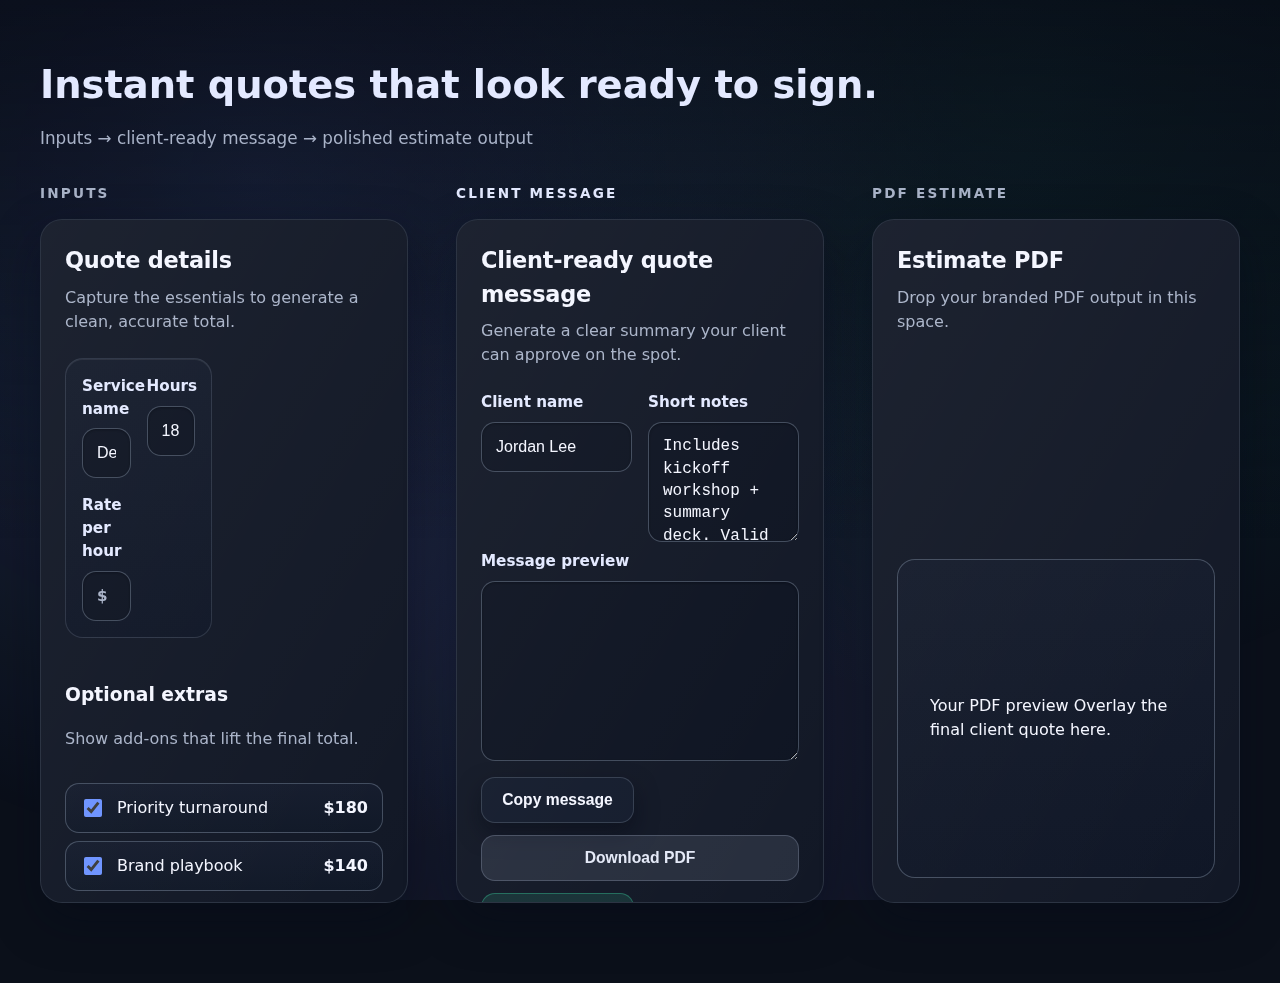
<file: demo/quote-system/promo/gig-image-01.html>
<!DOCTYPE html>
<html lang="en" class="is-loading" data-theme="dark">
<head>
  <meta charset="UTF-8" />
  <meta name="viewport" content="width=device-width, initial-scale=1" />
  <title>Promo Layout - Quote Tool</title>
  <link rel="stylesheet" href="../styles.css" />
  <link rel="stylesheet" href="promo.css" />
</head>
<body>
  <div class="promo-page">
    <header class="promo-header">
      <h1>Instant quotes that look ready to sign.</h1>
      <p>Inputs → client-ready message → polished estimate output</p>
    </header>

    <section class="promo-columns">
      <div class="promo-column">
        <span class="promo-label">Inputs</span>
        <section class="card input-card" aria-labelledby="quote-details">
          <div class="card-header">
            <h2 id="quote-details">Quote details</h2>
            <p>Capture the essentials to generate a clean, accurate total.</p>
          </div>

          <div class="form-sections">
            <section class="form-section">
              <div class="form-grid">
                <label class="field">
                  <span>Service name</span>
                  <input type="text" id="serviceName" value="Design strategy sprint" />
                </label>

                <label class="field">
                  <span id="quantityLabel">Hours</span>
                  <input type="number" id="quantity" min="1" step="1" value="18" />
                </label>

                <label class="field">
                  <span id="rateLabel">Rate per hour</span>
                  <div class="input-prefix">
                    <span class="currency-symbol" data-currency-symbol>$</span>
                    <input type="number" id="rate" min="0" step="5" value="165" />
                  </div>
                </label>
              </div>
            </section>
          </div>

          <div class="extras">
            <div>
              <h3>Optional extras</h3>
              <p class="muted">Show add-ons that lift the final total.</p>
            </div>
            <div class="extra-list">
              <label class="extra-item">
                <input type="checkbox" data-label="Priority turnaround" data-amount="180" checked />
                <span>Priority turnaround</span>
                <span class="extra-amount">$180</span>
              </label>
              <label class="extra-item">
                <input type="checkbox" data-label="Brand playbook" data-amount="140" checked />
                <span>Brand playbook</span>
                <span class="extra-amount">$140</span>
              </label>
            </div>
          </div>

          <div class="divider"></div>

          <div class="total">
            <span>Total estimate</span>
            <strong id="totalValue">$3,290</strong>
          </div>

          <div class="is-hidden">
            <label class="field">
              <span>Currency</span>
              <select id="currency">
                <option value="GBP">GBP (£)</option>
                <option value="USD" selected>USD ($)</option>
                <option value="EUR">EUR (€)</option>
              </select>
            </label>

            <label class="field">
              <span>Type</span>
              <select id="unitType">
                <option value="units">Units</option>
                <option value="hours" selected>Hours</option>
              </select>
            </label>

            <label class="field">
              <span>One-time setup fee</span>
              <div class="input-prefix">
                <span class="currency-symbol" data-currency-symbol>$</span>
                <input type="number" id="setupFee" min="0" step="10" value="0" />
              </div>
            </label>

            <div class="breakdown-row">
              <span class="label">Base service</span>
              <span class="value" id="baseLabel">18 × $165</span>
            </div>
            <div class="breakdown-row">
              <span class="label">Base subtotal</span>
              <span class="value" id="baseSubtotal">$2,970</span>
            </div>
            <div class="breakdown-row">
              <span class="label" id="setupFeeLabel">Setup fee</span>
              <span class="value" id="setupFeeValue">$0</span>
            </div>

            <div class="breakdown-group" id="extrasBreakdown">
              <p class="group-title">Extras</p>
              <div class="breakdown-row">
                <span class="label">Priority turnaround</span>
                <span class="value">$180</span>
              </div>
              <div class="breakdown-row">
                <span class="label">Brand playbook</span>
                <span class="value">$140</span>
              </div>
            </div>

            <div id="adjustmentsBreakdown"></div>
          </div>
        </section>
      </div>

      <div class="promo-column is-primary">
        <span class="promo-label">Client message</span>
        <section class="card message-card" aria-labelledby="client-message">
          <div class="card-header">
            <h2 id="client-message">Client-ready quote message</h2>
            <p>Generate a clear summary your client can approve on the spot.</p>
          </div>

          <div class="message-grid">
            <label class="field">
              <span>Client name</span>
              <input type="text" id="clientName" value="Jordan Lee" />
            </label>

            <label class="field">
              <span>Short notes</span>
              <textarea id="messageNote" rows="3">Includes kickoff workshop + summary deck. Valid for 14 days.</textarea>
            </label>
          </div>

          <div class="message-preview">
            <label class="field">
              <span>Message preview</span>
              <textarea id="quoteMessage" rows="5" readonly></textarea>
            </label>
          </div>

          <div class="action-panel">
            <button class="btn btn-secondary" type="button" id="copyMessage">Copy message</button>
            <button class="btn btn-pdf" type="button" id="downloadQuote">Download PDF</button>
            <button class="btn btn-share" type="button" id="shareMessage">Share</button>
            <span class="copy-status is-hidden" id="copyStatus" role="status" aria-live="polite"></span>
          </div>

        </section>
      </div>

      <div class="promo-column">
        <span class="promo-label">PDF estimate</span>
        <section class="card pdf-card" aria-labelledby="pdf-estimate">
          <div class="card-header">
            <h2 id="pdf-estimate">Estimate PDF</h2>
            <p>Drop your branded PDF output in this space.</p>
          </div>
          <div class="pdf-frame">
            <div class="pdf-placeholder">
              <span class="pdf-title">Your PDF preview</span>
              <span class="pdf-subtitle">Overlay the final client quote here.</span>
            </div>
          </div>
        </section>
      </div>
    </section>
  </div>

  <script src="https://cdn.jsdelivr.net/npm/jspdf@2.5.1/dist/jspdf.umd.min.js"></script>
  <script src="../app.js"></script>
  <script>
    document.documentElement.setAttribute("data-theme", "dark");
  </script>
</body>
</html>
</file>
<file: demo/quote-system/styles.css>
/* Theme tokens: light defaults with dark overrides below. */
:root {
  color-scheme: light;
  --bg: #edf1f7;
  --bg-top: #f9fbff;
  --bg-gradient: radial-gradient(circle at top, var(--bg-top) 0%, var(--bg) 45%);
  --bg-glow-1: rgba(58, 109, 255, 0.12);
  --bg-glow-2: rgba(20, 184, 166, 0.12);
  --bg-glow-3: rgba(99, 102, 241, 0.1);
  --bg-overlay: linear-gradient(180deg, rgba(255, 255, 255, 0.75) 0%, rgba(255, 255, 255, 0) 60%);
  --card: #ffffff;
  --card-glass: rgba(255, 255, 255, 0.82);
  --card-sheen-start: rgba(255, 255, 255, 0.7);
  --card-sheen-end: rgba(255, 255, 255, 0);
  --text: #111827;
  --text-strong: #243049;
  --muted: #5b6478;
  --text-inverse: #ffffff;
  --border: rgba(15, 23, 42, 0.14);
  --border-strong: rgba(15, 23, 42, 0.28);
  --border-subtle: rgba(15, 23, 42, 0.12);
  --border-card: rgba(15, 23, 42, 0.1);
  --border-dashed: rgba(15, 23, 42, 0.28);
  --border-locked: rgba(15, 23, 42, 0.2);
  --field-bg: #f1f4ff;
  --field-bg-hover: #e6ecff;
  --field-shadow: inset 0 1px 2px rgba(15, 23, 42, 0.06);
  --field-hover-border: rgba(31, 75, 209, 0.35);
  --focus-shadow: 0 8px 16px rgba(31, 75, 209, 0.12);
  --accent: #3a6dff;
  --accent-strong: #1f4bd1;
  --accent-soft: rgba(58, 109, 255, 0.18);
  --accent-glow: rgba(58, 109, 255, 0.28);
  --accent-ring: rgba(58, 109, 255, 0.22);
  --hero-bg-start: rgba(255, 255, 255, 0.95);
  --hero-bg-end: rgba(248, 250, 255, 0.9);
  --hero-bg: linear-gradient(135deg, var(--hero-bg-start), var(--hero-bg-end));
  --hero-border: rgba(15, 23, 42, 0.12);
  --section-bg-start: #ffffff;
  --section-bg-end: #f7f9ff;
  --section-bg: linear-gradient(180deg, var(--section-bg-start) 0%, var(--section-bg-end) 100%);
  --locked-bg-start: #f9fafc;
  --locked-bg-end: #f1f4fb;
  --locked-bg: linear-gradient(180deg, var(--locked-bg-start) 0%, var(--locked-bg-end) 100%);
  --locked-text: #2c3449;
  --locked-subtext: rgba(44, 52, 73, 0.72);
  --locked-tag-text: rgba(15, 23, 42, 0.45);
  --locked-tag-border: rgba(15, 23, 42, 0.18);
  --locked-tag-bg: rgba(255, 255, 255, 0.7);
  --locked-icon: rgba(15, 23, 42, 0.45);
  --locked-hover-bg: #eef2fb;
  --locked-hover-text: #384055;
  --locked-hover-border: rgba(15, 23, 42, 0.38);
  --notice-bg: #f6f8fe;
  --notice-border: rgba(15, 23, 42, 0.12);
  --extra-bg-start: #ffffff;
  --extra-bg-end: #f6f8fe;
  --extra-bg: linear-gradient(180deg, var(--extra-bg-start) 0%, var(--extra-bg-end) 100%);
  --extra-hover-bg: #f2f5ff;
  --extra-hover-shadow: 0 16px 28px rgba(19, 32, 68, 0.14);
  --breakdown-bg-start: #f5f7ff;
  --breakdown-bg-end: #eef2fb;
  --breakdown-bg: linear-gradient(180deg, var(--breakdown-bg-start) 0%, var(--breakdown-bg-end) 100%);
  --callout-bg-start: #ffffff;
  --callout-bg-end: #f7f9ff;
  --callout-bg: linear-gradient(180deg, var(--callout-bg-start) 0%, var(--callout-bg-end) 100%);
  --total-bg: linear-gradient(135deg, #0f1f3a 0%, #142c54 45%, #1a3b74 100%);
  --total-border: rgba(255, 255, 255, 0.12);
  --total-shadow: 0 20px 40px rgba(12, 24, 48, 0.3);
  --summary-note: rgba(255, 255, 255, 0.75);
  --btn-secondary-bg: rgba(255, 255, 255, 0.9);
  --btn-secondary-border: rgba(15, 23, 42, 0.15);
  --btn-secondary-shadow: 0 10px 22px rgba(15, 23, 42, 0.08);
  --btn-secondary-hover-bg: #eef2ff;
  --btn-secondary-hover-text: #1f2b45;
  --btn-secondary-hover-border: rgba(31, 75, 209, 0.35);
  --btn-tertiary-hover-bg: rgba(232, 238, 252, 0.5);
  --btn-tertiary-hover-text: #2a3550;
  --btn-share-bg: rgba(20, 115, 86, 0.12);
  --btn-share-border: rgba(20, 115, 86, 0.35);
  --btn-share-text: #1a5d49;
  --btn-share-hover-bg: rgba(20, 115, 86, 0.2);
  --btn-share-hover-border: rgba(20, 115, 86, 0.5);
  --btn-share-ring: rgba(20, 115, 86, 0.35);
  --btn-pdf-bg: rgba(15, 23, 42, 0.08);
  --btn-pdf-border: rgba(15, 23, 42, 0.22);
  --btn-pdf-text: #243049;
  --btn-pdf-hover-bg: rgba(15, 23, 42, 0.14);
  --btn-pdf-hover-border: rgba(15, 23, 42, 0.3);
  --btn-pdf-ring: rgba(15, 23, 42, 0.28);
  --theme-toggle-bg: rgba(255, 255, 255, 0.86);
  --theme-toggle-border: rgba(15, 23, 42, 0.18);
  --theme-toggle-shadow: 0 10px 22px rgba(15, 23, 42, 0.1);
  --theme-toggle-track: rgba(15, 23, 42, 0.1);
  --theme-toggle-thumb: #ffffff;
  --theme-toggle-text: #2a3550;
  --theme-toggle-glow: rgba(58, 109, 255, 0.16);
  --shadow: 0 32px 70px rgba(15, 23, 42, 0.16);
  --shadow-soft: 0 18px 48px rgba(15, 23, 42, 0.1);
  --shadow-inset: inset 0 1px 0 rgba(255, 255, 255, 0.7);
  --control-height: 50px;
  --control-padding-x: 14px;
  --control-line-height: 1.2;
  --space-1: 8px;
  --space-2: 16px;
  --space-3: 24px;
  --space-4: 32px;
  --radius-sm: 10px;
  --radius-md: 14px;
  --radius-lg: 18px;
  --radius-xl: 22px;
  --transition-base: 0.45s cubic-bezier(0.25, 0.8, 0.25, 1);
  --transition-slow: 0.75s cubic-bezier(0.25, 0.8, 0.25, 1);
  --transition-entrance: 1.6s cubic-bezier(0.22, 1, 0.36, 1);
  --transition-theme: 0.25s ease;
}

html[data-theme="dark"] {
  color-scheme: dark;
  --bg: #0b101a;
  --bg-top: #141a28;
  --bg-glow-1: rgba(109, 147, 255, 0.22);
  --bg-glow-2: rgba(45, 212, 191, 0.12);
  --bg-glow-3: rgba(129, 140, 248, 0.16);
  --bg-overlay: linear-gradient(180deg, rgba(7, 10, 20, 0.7) 0%, rgba(7, 10, 20, 0) 60%);
  --card: #121826;
  --card-glass: rgba(18, 24, 38, 0.86);
  --card-sheen-start: rgba(255, 255, 255, 0.08);
  --card-sheen-end: rgba(255, 255, 255, 0);
  --text: #f4f6ff;
  --text-strong: #e3e9ff;
  --muted: #a9b3c8;
  --text-inverse: #f9fbff;
  --border: rgba(148, 163, 184, 0.2);
  --border-strong: rgba(148, 163, 184, 0.38);
  --border-subtle: rgba(148, 163, 184, 0.18);
  --border-card: rgba(148, 163, 184, 0.2);
  --border-dashed: rgba(148, 163, 184, 0.4);
  --border-locked: rgba(148, 163, 184, 0.3);
  --field-bg: #0e1422;
  --field-bg-hover: #141c2f;
  --field-shadow: inset 0 1px 2px rgba(5, 8, 18, 0.6);
  --field-hover-border: rgba(109, 147, 255, 0.5);
  --focus-shadow: 0 10px 18px rgba(15, 24, 45, 0.6);
  --accent: #6d93ff;
  --accent-strong: #8fb0ff;
  --accent-soft: rgba(109, 147, 255, 0.22);
  --accent-glow: rgba(109, 147, 255, 0.36);
  --accent-ring: rgba(109, 147, 255, 0.35);
  --hero-bg-start: rgba(18, 24, 38, 0.98);
  --hero-bg-end: rgba(14, 20, 34, 0.94);
  --hero-border: rgba(148, 163, 184, 0.3);
  --section-bg-start: #141b2b;
  --section-bg-end: #0f1626;
  --locked-bg-start: #151c2c;
  --locked-bg-end: #101625;
  --locked-text: #e2e8f6;
  --locked-subtext: rgba(226, 232, 246, 0.7);
  --locked-tag-text: rgba(226, 232, 246, 0.65);
  --locked-tag-border: rgba(148, 163, 184, 0.3);
  --locked-tag-bg: rgba(15, 23, 42, 0.55);
  --locked-icon: rgba(226, 232, 246, 0.6);
  --locked-hover-bg: #1b2438;
  --locked-hover-text: #f3f6ff;
  --locked-hover-border: rgba(148, 163, 184, 0.5);
  --notice-bg: #121a2a;
  --notice-border: rgba(148, 163, 184, 0.2);
  --extra-bg-start: #151c2d;
  --extra-bg-end: #101827;
  --extra-hover-bg: #1b2438;
  --extra-hover-shadow: 0 16px 28px rgba(6, 10, 24, 0.45);
  --breakdown-bg-start: #12192a;
  --breakdown-bg-end: #0f1626;
  --callout-bg-start: #141b2b;
  --callout-bg-end: #0f1626;
  --total-bg: linear-gradient(135deg, #1a2743 0%, #1b335b 45%, #26467f 100%);
  --total-border: rgba(255, 255, 255, 0.2);
  --total-shadow: 0 20px 40px rgba(6, 12, 24, 0.6);
  --summary-note: rgba(230, 236, 255, 0.7);
  --btn-secondary-bg: rgba(21, 28, 45, 0.95);
  --btn-secondary-border: rgba(148, 163, 184, 0.25);
  --btn-secondary-shadow: 0 10px 22px rgba(4, 8, 20, 0.5);
  --btn-secondary-hover-bg: #1b243a;
  --btn-secondary-hover-text: #f4f7ff;
  --btn-secondary-hover-border: rgba(109, 147, 255, 0.55);
  --btn-tertiary-hover-bg: rgba(109, 147, 255, 0.12);
  --btn-tertiary-hover-text: #d3ddff;
  --btn-share-bg: rgba(48, 181, 140, 0.16);
  --btn-share-border: rgba(48, 181, 140, 0.45);
  --btn-share-text: #d7f6ec;
  --btn-share-hover-bg: rgba(48, 181, 140, 0.26);
  --btn-share-hover-border: rgba(48, 181, 140, 0.6);
  --btn-share-ring: rgba(48, 181, 140, 0.45);
  --btn-pdf-bg: rgba(148, 163, 184, 0.16);
  --btn-pdf-border: rgba(148, 163, 184, 0.32);
  --btn-pdf-text: #e4e9f7;
  --btn-pdf-hover-bg: rgba(148, 163, 184, 0.26);
  --btn-pdf-hover-border: rgba(148, 163, 184, 0.42);
  --btn-pdf-ring: rgba(148, 163, 184, 0.4);
  --theme-toggle-bg: rgba(17, 23, 37, 0.92);
  --theme-toggle-border: rgba(148, 163, 184, 0.32);
  --theme-toggle-shadow: 0 10px 22px rgba(5, 8, 18, 0.6);
  --theme-toggle-track: rgba(109, 147, 255, 0.2);
  --theme-toggle-thumb: #f8faff;
  --theme-toggle-text: #e4e9f7;
  --theme-toggle-glow: rgba(109, 147, 255, 0.32);
  --shadow: 0 32px 70px rgba(5, 10, 24, 0.55);
  --shadow-soft: 0 18px 48px rgba(5, 10, 24, 0.4);
  --shadow-inset: inset 0 1px 0 rgba(255, 255, 255, 0.08);
}

@media (prefers-reduced-motion: reduce) {
  :root {
    --transition-theme: 0ms;
  }
}

* {
  box-sizing: border-box;
}

body {
  margin: 0;
  font-family: "Inter", "Segoe UI", system-ui, -apple-system, sans-serif;
  color: var(--text);
  background: var(--bg-gradient);
  line-height: 1.5;
  position: relative;
  overflow-x: hidden;
  overflow-anchor: none;
  transition: background var(--transition-theme), color var(--transition-theme);
}

body::before,
body::after {
  content: "";
  position: fixed;
  inset: 0;
  pointer-events: none;
  z-index: 0;
}

body::before {
  background: radial-gradient(circle at 20% 20%, var(--bg-glow-1), transparent 55%),
    radial-gradient(circle at 80% 10%, var(--bg-glow-2), transparent 48%),
    radial-gradient(circle at 50% 80%, var(--bg-glow-3), transparent 55%);
  opacity: 0.9;
}

body::after {
  background: var(--bg-overlay);
}

.is-loading .stagger-item {
  opacity: 0;
  transform: translateY(24px);
}

.is-ready .stagger-item {
  opacity: 1;
  transform: translateY(0);
  transition: opacity var(--transition-entrance),
    transform var(--transition-entrance);
  transition-delay: var(--stagger-delay, 0ms);
}

.stagger-item {
  will-change: opacity, transform;
}

.is-loading .stagger-item,
.is-ready .stagger-item {
  pointer-events: none;
}

.is-ready .stagger-item {
  pointer-events: auto;
}

@media (prefers-reduced-motion: reduce) {
  .is-loading .stagger-item,
  .is-ready .stagger-item {
    transform: none;
    transition: none;
  }

  .is-loading .stagger-item {
    opacity: 0;
  }

  .is-ready .stagger-item {
    opacity: 1;
    pointer-events: auto;
  }
}

.page {
  max-width: 1200px;
  margin: 0 auto;
  padding: var(--space-4) 24px 64px;
  position: relative;
  z-index: 1;
}

.hero {
  margin-bottom: var(--space-4);
  background: var(--hero-bg);
  border-radius: calc(var(--radius-xl) + 4px);
  padding: var(--space-3);
  border: 1px solid var(--hero-border);
  box-shadow: var(--shadow);
  backdrop-filter: blur(18px);
  transition: background var(--transition-theme), border-color var(--transition-theme),
    box-shadow var(--transition-theme);
}

.eyebrow {
  text-transform: uppercase;
  letter-spacing: 0.15em;
  font-size: 0.75rem;
  color: var(--accent-strong);
  font-weight: 600;
  margin: 0 0 var(--space-1);
}

.hero h1 {
  font-size: clamp(2rem, 4vw, 3rem);
  letter-spacing: -0.02em;
  margin: 0 0 var(--space-1);
}

.subhead {
  max-width: 640px;
  color: var(--muted);
  margin: 0;
}

.layout {
  display: grid;
  gap: var(--space-3);
}

.utility-row {
  display: block;
  margin: 0 0 var(--space-3);
}

.utility-actions {
  display: grid;
  align-items: center;
  justify-items: center;
  gap: var(--space-2);
  width: 100%;
  grid-template-columns: minmax(0, 1fr);
}

.utility-row .locked-panel {
  width: min(420px, 100%);
  justify-self: center;
}

.utility-row .locked-entry {
  padding: 10px 12px;
  font-size: 0.92rem;
  background: var(--locked-bg);
  border-color: var(--border-locked);
}

.utility-row .locked-tag {
  font-size: 0.72rem;
}

.utility-row .locked-notice {
  font-size: 0.88rem;
}

.theme-toggle {
  display: flex;
  align-items: center;
  justify-content: center;
  min-width: 160px;
  justify-self: center;
}

.theme-toggle-button {
  display: inline-flex;
  align-items: center;
  gap: 10px;
  padding: 8px 12px;
  border-radius: 999px;
  border: 1px solid var(--theme-toggle-border);
  background: var(--theme-toggle-bg);
  color: var(--theme-toggle-text);
  font-weight: 600;
  font-size: 0.9rem;
  cursor: pointer;
  box-shadow: var(--theme-toggle-shadow);
  transition: background var(--transition-theme), border-color var(--transition-theme),
    color var(--transition-theme), box-shadow var(--transition-theme),
    transform var(--transition-slow);
  -webkit-tap-highlight-color: transparent;
  touch-action: manipulation;
}

.theme-toggle-icon {
  display: inline-flex;
  align-items: center;
  justify-content: center;
  width: 16px;
  height: 16px;
}

.theme-toggle-icon svg {
  width: 16px;
  height: 16px;
  fill: currentColor;
}

.theme-toggle-track {
  width: 38px;
  height: 22px;
  border-radius: 999px;
  background: var(--theme-toggle-track);
  display: inline-flex;
  align-items: center;
  padding: 3px;
  box-shadow: inset 0 1px 2px var(--theme-toggle-glow);
  transition: background var(--transition-theme), box-shadow var(--transition-theme);
}

.theme-toggle-thumb {
  width: 16px;
  height: 16px;
  border-radius: 50%;
  background: var(--theme-toggle-thumb);
  box-shadow: 0 2px 6px var(--theme-toggle-glow);
  transform: translateX(0);
  transition: transform var(--transition-base), background var(--transition-theme);
}

.theme-toggle-button[data-theme="dark"] .theme-toggle-thumb {
  transform: translateX(14px);
}

.theme-toggle-button:focus-visible {
  outline: none;
  box-shadow: 0 0 0 2px var(--accent-ring), var(--theme-toggle-shadow);
}

.card {
  background: var(--card);
  border-radius: var(--radius-xl);
  padding: var(--space-3);
  box-shadow: var(--shadow-soft);
  border: 1px solid var(--border-card);
  position: relative;
  overflow: hidden;
  transition: background var(--transition-theme), border-color var(--transition-theme),
    box-shadow var(--transition-theme);
}

.card::before {
  content: "";
  position: absolute;
  inset: 0;
  background: linear-gradient(120deg, var(--card-sheen-start), var(--card-sheen-end));
  opacity: 0.6;
  pointer-events: none;
}

.card-header h2 {
  margin: 0 0 var(--space-1);
  font-size: 1.4rem;
  letter-spacing: -0.01em;
}

.card-header p {
  margin: 0;
  color: var(--muted);
}

.form-sections {
  display: grid;
  gap: var(--space-3);
  margin: var(--space-3) 0;
}

.form-section {
  border-radius: var(--radius-lg);
  border: 1px solid var(--border);
  background: var(--section-bg);
  padding: var(--space-2);
  display: grid;
  gap: var(--space-2);
  box-shadow: var(--shadow-inset);
  transition: background var(--transition-theme), border-color var(--transition-theme),
    box-shadow var(--transition-theme);
}

.section-header h3 {
  margin: 0 0 6px;
  font-size: 1rem;
}

.section-header p {
  margin: 0;
}

.form-grid {
  display: grid;
  gap: var(--space-2);
}

.field {
  display: flex;
  flex-direction: column;
  gap: var(--space-1);
  font-size: 0.95rem;
}

.field span {
  font-weight: 600;
  color: var(--text-strong);
}

.field input,
.field textarea {
  width: 100%;
  height: var(--control-height);
  padding: 0 var(--control-padding-x);
  line-height: var(--control-line-height);
  border-radius: var(--radius-md);
  border: 1px solid var(--border-strong);
  background: var(--field-bg);
  font-size: 1rem;
  color: var(--text);
  box-shadow: var(--field-shadow);
  box-sizing: border-box;
  transition: border var(--transition-base), box-shadow var(--transition-base),
    background var(--transition-base), color var(--transition-theme);
}

.field textarea {
  min-height: 120px;
  padding: 12px var(--control-padding-x);
  line-height: 1.4;
  resize: vertical;
}

.field input[type="number"] {
  appearance: textfield;
  -moz-appearance: textfield;
}

.field input[type="number"]::-webkit-outer-spin-button,
.field input[type="number"]::-webkit-inner-spin-button {
  -webkit-appearance: none;
  margin: 0;
}

.field select {
  width: 100%;
  height: var(--control-height);
  padding: 0 var(--control-padding-x);
  line-height: var(--control-line-height);
  border-radius: var(--radius-md);
  border: 1px solid var(--border-strong);
  background: var(--field-bg);
  font-size: 1rem;
  color: var(--text);
  box-shadow: var(--field-shadow);
  appearance: none;
  box-sizing: border-box;
  transition: border var(--transition-base), box-shadow var(--transition-base),
    background var(--transition-base), color var(--transition-theme);
}

.field input:hover,
.field textarea:hover,
.field select:hover {
  border-color: var(--field-hover-border);
  background: var(--field-bg-hover);
}

.input-prefix:hover {
  border-color: var(--field-hover-border);
  background: var(--field-bg-hover);
}

.field input:focus,
.field input:focus-visible,
.field textarea:focus,
.field textarea:focus-visible {
  outline: none;
  border-color: var(--accent-strong);
  box-shadow: 0 0 0 2px var(--accent-ring), var(--focus-shadow);
}

.field select:focus,
.field select:focus-visible {
  outline: none;
  border-color: var(--accent-strong);
  box-shadow: 0 0 0 2px var(--accent-ring), var(--focus-shadow);
}

.toggle-row input:focus,
.toggle-row input:focus-visible,
.extra-item input:focus,
.extra-item input:focus-visible,
.input-prefix:hover input,
.input-prefix input:focus,
.input-prefix input:focus-visible {
  outline: none;
  box-shadow: none;
}

.input-prefix:focus-within {
  border-color: var(--accent-strong);
  box-shadow: 0 0 0 2px var(--accent-ring), var(--focus-shadow);
}

.field.is-disabled {
  opacity: 0.55;
}

.field.is-disabled input,
.field.is-disabled select {
  cursor: not-allowed;
}

.field-toggle {
  gap: var(--space-1);
  grid-column: 1 / -1;
}

.toggle-row {
  display: flex;
  gap: 12px;
  align-items: flex-start;
  padding: 12px 14px;
  border-radius: var(--radius-md);
  border: 1px solid var(--border-strong);
  background: var(--field-bg);
  font-size: 0.95rem;
  color: var(--muted);
  box-shadow: var(--field-shadow);
  transition: border var(--transition-base), box-shadow var(--transition-base),
    background var(--transition-base), color var(--transition-theme);
  -webkit-tap-highlight-color: transparent;
  touch-action: manipulation;
}

.toggle-row input {
  margin-top: 2px;
  width: 18px;
  height: 18px;
  box-sizing: border-box;
  accent-color: var(--accent);
}

.input-prefix {
  display: flex;
  align-items: center;
  gap: 8px;
  border: 1px solid var(--border-strong);
  background: var(--field-bg);
  padding: 0 var(--control-padding-x);
  border-radius: var(--radius-md);
  height: var(--control-height);
  width: 100%;
  box-sizing: border-box;
  line-height: var(--control-line-height);
  box-shadow: var(--field-shadow);
  transition: border var(--transition-base), box-shadow var(--transition-base),
    background var(--transition-base), color var(--transition-theme);
  overflow: hidden;
}

.input-prefix span {
  color: var(--muted);
  font-weight: 600;
}

.input-prefix input {
  border: 0;
  background: transparent;
  height: 100%;
  padding: 0;
  line-height: var(--control-line-height);
  flex: 1;
  min-width: 0;
  box-sizing: border-box;
  border-radius: 0;
  box-shadow: none;
  outline: none;
  appearance: none;
  -webkit-appearance: none;
  -moz-appearance: textfield;
  margin: 0;
}

.input-prefix input:hover,
.input-prefix input:focus,
.input-prefix input:focus-visible {
  background: transparent;
  border-color: transparent;
  box-shadow: none;
  outline: none;
}

.helper {
  color: var(--muted);
  font-size: 0.92rem;
}

.divider {
  height: 1px;
  background: var(--border);
  margin: var(--space-3) 0;
  transition: background var(--transition-theme);
}

.extras {
  display: grid;
  gap: var(--space-2);
  margin-bottom: var(--space-3);
}

.locked-panel {
  display: grid;
  gap: 12px;
}

.locked-entry {
  width: 100%;
  display: grid;
  grid-template-columns: auto 1fr auto;
  align-items: center;
  gap: 12px;
  padding: 14px 16px;
  border-radius: var(--radius-md);
  border: 1px dashed var(--border-dashed);
  background: var(--locked-bg);
  color: var(--muted);
  font-size: 0.98rem;
  font-weight: 600;
  cursor: pointer;
  text-align: left;
  transition: border var(--transition-base), box-shadow var(--transition-base),
    background var(--transition-base), color var(--transition-base);
  -webkit-tap-highlight-color: transparent;
  touch-action: manipulation;
}

.locked-entry .lock-icon {
  width: 20px;
  height: 20px;
  display: inline-flex;
  align-items: center;
  justify-content: center;
  color: var(--locked-icon);
}

.locked-entry .lock-icon svg {
  width: 20px;
  height: 20px;
  fill: currentColor;
}

.locked-entry .locked-text {
  color: var(--locked-text);
  font-weight: 600;
  display: block;
}

.locked-entry .locked-subtext {
  display: block;
  margin-top: 2px;
  font-size: 0.85rem;
  font-weight: 500;
  color: var(--locked-subtext);
}

.locked-entry .locked-tag {
  font-size: 0.78rem;
  letter-spacing: 0.08em;
  text-transform: uppercase;
  color: var(--locked-tag-text);
  border: 1px solid var(--locked-tag-border);
  padding: 4px 8px;
  border-radius: 999px;
  justify-self: end;
  background: var(--locked-tag-bg);
}

.locked-entry:focus-visible {
  outline: none;
  box-shadow: 0 0 0 2px var(--accent-ring);
}

.locked-notice {
  padding: 12px 14px;
  border-radius: var(--radius-md);
  border: 1px solid var(--notice-border);
  background: var(--notice-bg);
  color: var(--muted);
  font-size: 0.92rem;
  line-height: 1.5;
  transition: background var(--transition-theme), border-color var(--transition-theme),
    color var(--transition-theme);
}

.extra-list {
  display: grid;
  gap: var(--space-1);
}

.extra-item {
  display: grid;
  grid-template-columns: auto 1fr auto;
  align-items: center;
  gap: 12px;
  padding: 12px 14px;
  border: 1px solid var(--border-strong);
  border-radius: var(--radius-md);
  background: var(--extra-bg);
  transition: border var(--transition-slow), transform var(--transition-slow),
    box-shadow var(--transition-slow), background var(--transition-slow),
    color var(--transition-theme);
  cursor: pointer;
  -webkit-tap-highlight-color: transparent;
  touch-action: manipulation;
}

.extra-item input {
  width: 18px;
  height: 18px;
  box-sizing: border-box;
  accent-color: var(--accent);
}

.extra-amount {
  font-weight: 600;
  color: var(--text);
}

.summary-card {
  position: static;
}

.breakdown {
  margin-top: var(--space-3);
  display: grid;
  gap: var(--space-2);
}

.breakdown-row {
  display: flex;
  justify-content: space-between;
  gap: 12px;
  font-size: 0.98rem;
}

.breakdown-row .label {
  color: var(--muted);
}

.breakdown-group {
  background: var(--breakdown-bg);
  border-radius: var(--radius-md);
  padding: var(--space-2);
  border: 1px solid var(--border-strong);
  display: grid;
  gap: 10px;
  transition: background var(--transition-theme), border-color var(--transition-theme);
}

.group-title {
  margin: 0 0 6px;
  font-weight: 600;
  color: var(--text);
}

.total {
  display: grid;
  gap: 10px;
  padding: var(--space-2);
  border-radius: var(--radius-lg);
  background: var(--total-bg);
  color: var(--text-inverse);
  box-shadow: var(--total-shadow);
  border: 1px solid var(--total-border);
  transition: background var(--transition-theme), border-color var(--transition-theme),
    box-shadow var(--transition-theme);
}

.total strong {
  font-size: 1.8rem;
}

.summary-note {
  margin: 0;
  font-size: 0.95rem;
  line-height: 1.5;
  color: var(--summary-note);
}

.callout {
  margin-top: var(--space-3);
  padding: var(--space-2);
  border-radius: var(--radius-lg);
  border: 1px solid var(--border-strong);
  background: var(--callout-bg);
  transition: background var(--transition-theme), border-color var(--transition-theme);
}

.callout h3 {
  margin: 0 0 10px;
  font-size: 1rem;
}

.callout ul {
  margin: 0;
  padding-left: 18px;
  color: var(--muted);
}

.muted {
  color: var(--muted);
}

.is-hidden {
  display: none;
}

.message-card {
  margin-top: var(--space-3);
}

.message-grid {
  display: grid;
  gap: var(--space-2);
  margin: var(--space-3) 0 var(--space-1);
}

.message-preview {
  display: grid;
  gap: 8px;
}

.message-preview textarea {
  width: 100%;
  min-height: 180px;
  padding: 14px;
  border-radius: var(--radius-md);
  border: 1px solid var(--border-strong);
  background: var(--field-bg);
  font-size: 0.98rem;
  line-height: 1.5;
  white-space: pre-wrap;
  resize: vertical;
  color: var(--text);
  box-shadow: var(--field-shadow);
  transition: border var(--transition-base), box-shadow var(--transition-base),
    background var(--transition-base), color var(--transition-theme);
}

.message-preview textarea:focus,
.message-preview textarea:focus-visible {
  outline: none;
  border-color: var(--accent-strong);
  box-shadow: 0 0 0 2px var(--accent-ring), var(--focus-shadow);
}

.action-panel {
  margin-top: var(--space-2);
  display: grid;
  gap: var(--space-1);
}

.btn {
  height: 46px;
  padding: 0 20px;
  border-radius: var(--radius-md);
  border: 1px solid transparent;
  font-size: 0.98rem;
  font-weight: 600;
  cursor: pointer;
  display: inline-flex;
  align-items: center;
  justify-content: center;
  text-decoration: none;
  transition: transform var(--transition-slow), box-shadow var(--transition-slow),
    background var(--transition-slow), border-color var(--transition-slow),
    color var(--transition-slow);
  -webkit-tap-highlight-color: transparent;
  touch-action: manipulation;
}

.btn-primary {
  background: linear-gradient(120deg, var(--accent) 0%, var(--accent-strong) 100%);
  color: var(--text-inverse);
  box-shadow: 0 16px 30px var(--accent-glow);
}

.btn-secondary {
  background: var(--btn-secondary-bg);
  color: var(--text);
  border-color: var(--btn-secondary-border);
  box-shadow: var(--btn-secondary-shadow);
}

.btn-tertiary {
  background: transparent;
  color: var(--muted);
  border-color: var(--border);
}

.btn-share {
  background: var(--btn-share-bg);
  color: var(--btn-share-text);
  border-color: var(--btn-share-border);
  box-shadow: none;
}

.btn-pdf {
  background: var(--btn-pdf-bg);
  color: var(--btn-pdf-text);
  border-color: var(--btn-pdf-border);
  box-shadow: none;
}

.btn-share:hover {
  background: var(--btn-share-hover-bg);
  border-color: var(--btn-share-hover-border);
}

.btn-pdf:hover {
  background: var(--btn-pdf-hover-bg);
  border-color: var(--btn-pdf-hover-border);
}

.btn-share:focus-visible {
  box-shadow: 0 0 0 2px var(--btn-share-ring), var(--focus-shadow);
}

.btn-pdf:focus-visible {
  box-shadow: 0 0 0 2px var(--btn-pdf-ring), var(--focus-shadow);
}

.btn:active {
  transform: translateY(0);
  box-shadow: none;
}

.btn:focus-visible {
  outline: none;
  box-shadow: 0 0 0 2px var(--accent-ring), var(--focus-shadow);
}

.btn:disabled {
  opacity: 0.55;
  cursor: not-allowed;
  box-shadow: none;
}

.copy-status {
  font-size: 0.9rem;
  color: var(--muted);
  opacity: 0;
  transition: opacity 0.6s ease;
}

.action-panel .copy-status {
  grid-column: 1 / -1;
}

.copy-status.is-visible {
  opacity: 1;
}

.reset-panel {
  margin-top: var(--space-2);
  display: flex;
  flex-wrap: wrap;
  align-items: center;
  gap: var(--space-1);
}

@media (min-width: 720px) {
  .form-sections {
    grid-template-columns: repeat(2, minmax(0, 1fr));
  }

  .message-grid {
    grid-template-columns: repeat(2, minmax(0, 1fr));
  }

  .action-panel {
    grid-template-columns: repeat(3, minmax(0, 1fr));
    align-items: center;
  }
}

@media (max-width: 719px) {
  .theme-toggle {
    width: 100%;
  }

  .theme-toggle-button {
    min-width: 44px;
    min-height: 44px;
    padding: 10px;
    gap: 8px;
  }

  .theme-toggle-text {
    display: none;
  }
}

@media (hover: hover) and (pointer: fine) {
  .toggle-row:focus-within,
  .input-prefix:focus-within,
  .extra-item:focus-within {
    border-color: var(--accent-strong);
    box-shadow: 0 0 0 2px var(--accent-ring), var(--focus-shadow);
  }

  .toggle-row:hover {
    border-color: var(--field-hover-border);
    background: var(--field-bg-hover);
  }

  .input-prefix:hover {
    border-color: var(--field-hover-border);
    background: var(--field-bg-hover);
  }

  .extra-item:hover {
    border-color: var(--field-hover-border);
    background: var(--extra-hover-bg);
    transform: translateY(-2px);
    box-shadow: var(--extra-hover-shadow);
  }

  .locked-entry:hover {
    border-color: var(--locked-hover-border);
    background: var(--locked-hover-bg);
    color: var(--locked-hover-text);
  }

  .theme-toggle-button:hover {
    transform: translateY(-1px);
    box-shadow: 0 12px 24px var(--theme-toggle-glow);
  }

  .btn-primary:hover {
    transform: translateY(-2px);
    box-shadow: 0 20px 36px var(--accent-glow);
  }

  .btn-secondary:hover {
    border-color: var(--btn-secondary-hover-border);
    color: var(--btn-secondary-hover-text);
    background: var(--btn-secondary-hover-bg);
  }

  .btn-tertiary:hover {
    border-color: var(--btn-secondary-hover-border);
    color: var(--btn-tertiary-hover-text);
    background: var(--btn-tertiary-hover-bg);
  }
}

@media (hover: none) and (pointer: coarse) {
  .extra-item:active,
  .toggle-row:active {
    transform: scale(0.98);
    box-shadow: none;
    background: var(--field-bg-hover);
    border-color: var(--field-hover-border);
  }

  .btn:active {
    transform: translateY(1px) scale(0.98);
  }
}

@media (min-width: 980px) {
  .layout {
    grid-template-columns: minmax(0, 1.1fr) minmax(0, 0.9fr);
    align-items: start;
  }

  .utility-actions {
    grid-template-columns: minmax(0, 1fr);
  }

  .theme-toggle {
    justify-self: end;
  }

  .summary-card {
    position: sticky;
    top: 32px;
  }
}

@media (prefers-reduced-motion: reduce) {
  .btn,
  .extra-item,
  .theme-toggle-button {
    transition: none;
  }
}
</file>
<file: demo/quote-system/promo/promo.css>
.promo-page {
  max-width: 1600px;
  margin: 0 auto;
  padding: 56px 40px 80px;
  position: relative;
  z-index: 1;
}

.promo-header {
  display: grid;
  gap: 12px;
  margin-bottom: 32px;
}

.promo-header h1 {
  margin: 0;
  font-size: 2.4rem;
  color: var(--text-strong);
}

.promo-header p {
  margin: 0;
  color: var(--muted);
  font-size: 1.05rem;
}

.promo-columns {
  display: grid;
  grid-template-columns: repeat(3, minmax(0, 1fr));
  gap: 48px;
  align-items: stretch;
}

.promo-column {
  display: grid;
  grid-template-rows: auto 1fr;
  gap: 16px;
  height: 720px;
}

.promo-column .card {
  height: 100%;
}

.promo-column.is-primary .promo-label {
  color: var(--text-strong);
}

.promo-label {
  font-size: 0.85rem;
  letter-spacing: 0.16em;
  text-transform: uppercase;
  color: var(--muted);
  font-weight: 600;
}

.promo-stack {
  display: grid;
  gap: 24px;
}

.promo-page .message-card {
  margin-top: 0;
  display: grid;
  grid-template-rows: auto auto 1fr auto;
}

.promo-page .summary-card {
  position: static;
}

.promo-page .form-grid {
  grid-template-columns: repeat(2, minmax(0, 1fr));
}

.pdf-card {
  display: grid;
  gap: 20px;
  height: 100%;
}

.pdf-frame {
  border-radius: var(--radius-lg);
  border: 1px solid var(--border-strong);
  padding: 32px;
  background: var(--section-bg);
  display: grid;
  place-items: center;
  height: 100%;
}

.promo-page .message-card .action-panel {
  display: grid;
  grid-template-columns: repeat(2, minmax(0, 1fr));
  gap: 12px;
}

.promo-page .message-card .action-panel .btn {
  width: 100%;
}

.promo-page .message-card .action-panel .btn-pdf {
  grid-column: 1 / -1;
}
</file>
